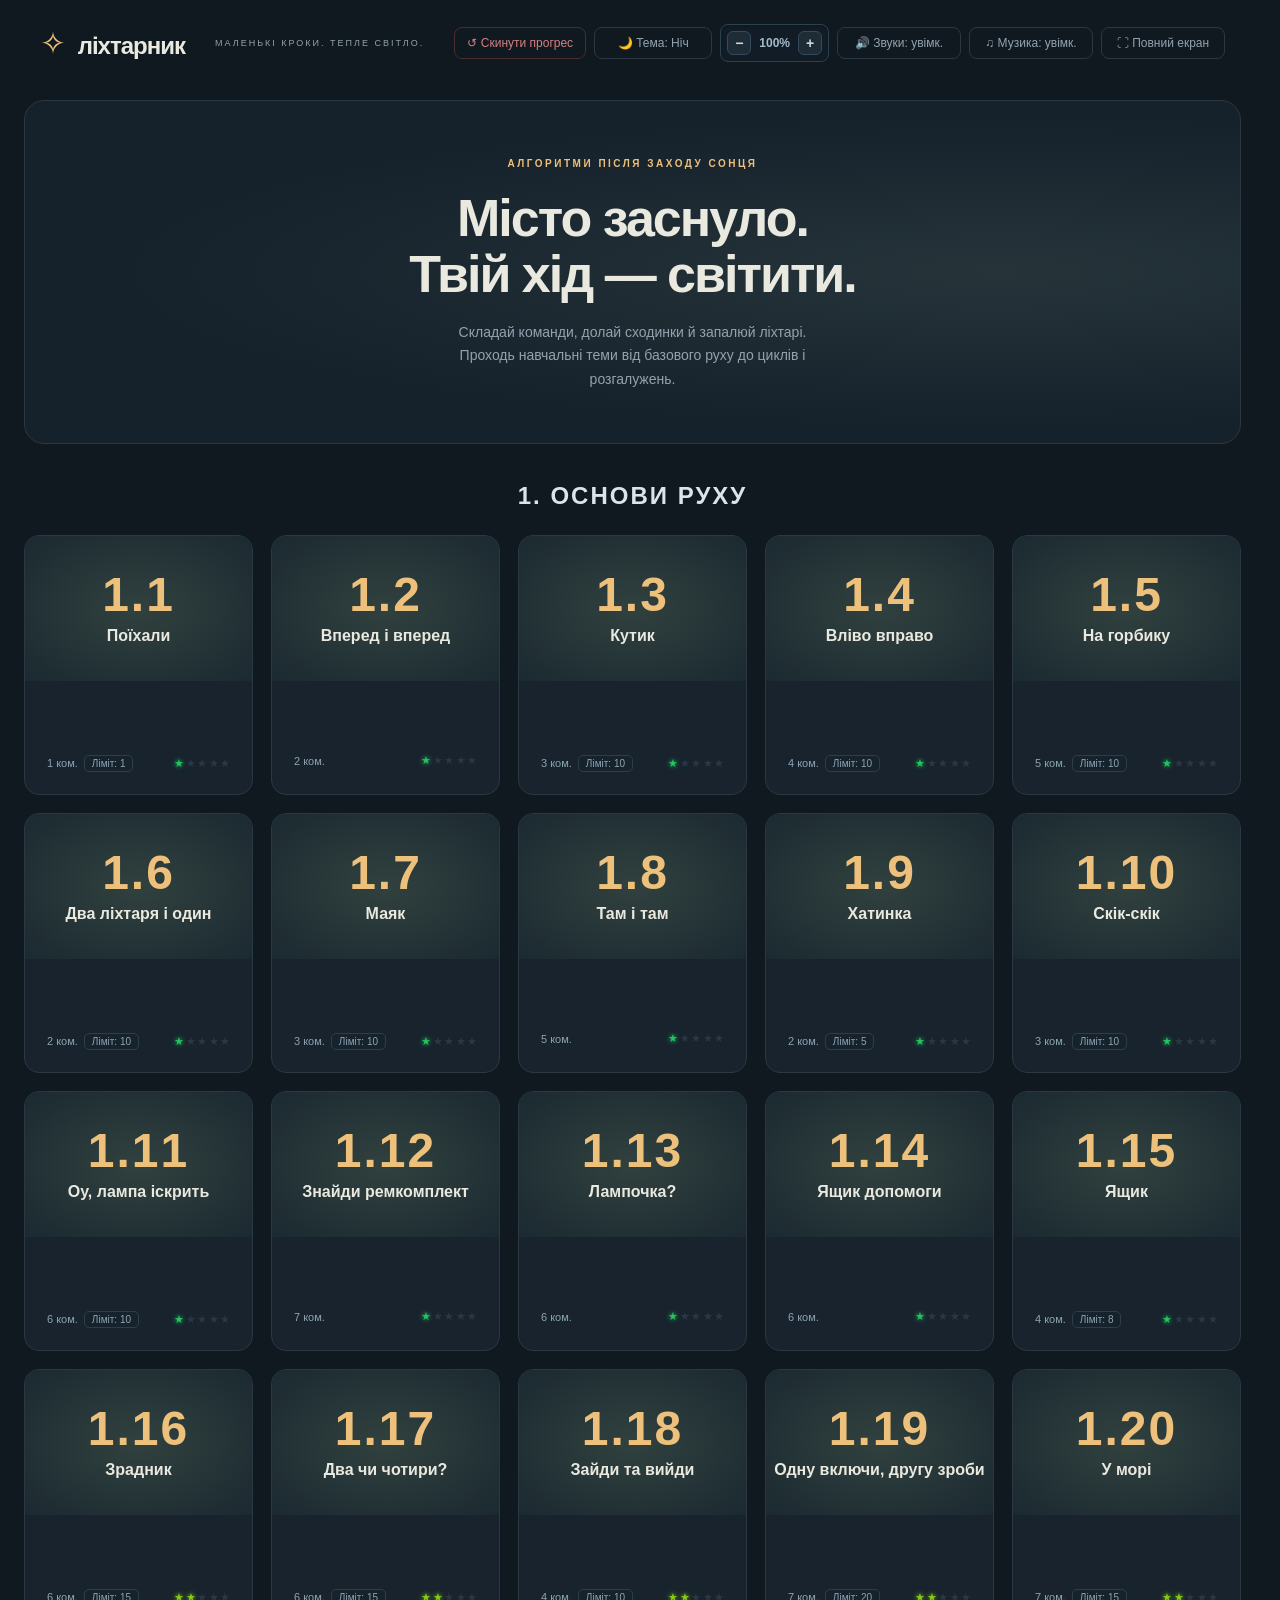
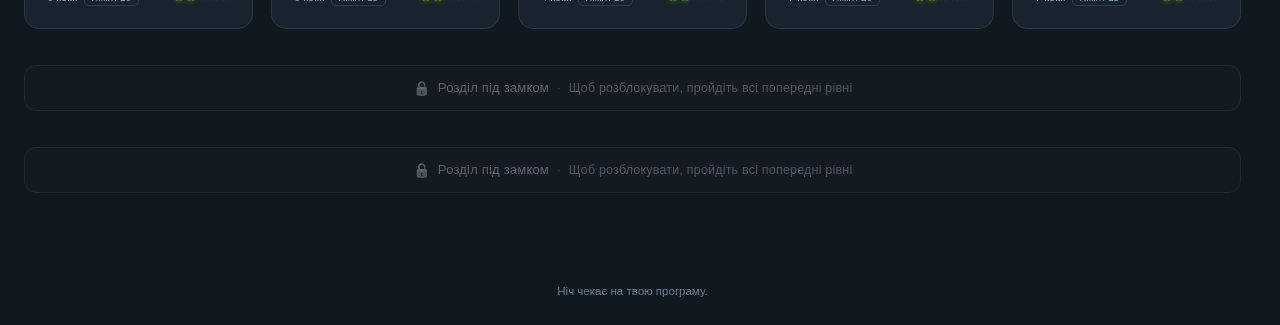
<file: index.html>
<!doctype html>
<html lang="uk">
<head>
  <meta charset="utf-8">
  <meta name="viewport" content="width=device-width,initial-scale=1">
  <meta name="theme-color" content="#101820">
  <title>Ліхтарник — запали ніч</title>
  <link rel="stylesheet" href="style.css?v0.1">
  <link rel="stylesheet" href="home.css?v0.1">
  <link rel="stylesheet" href="blocks.css?v0.1">
  <link rel="stylesheet" href="game.css?v0.1">
</head>
<body>
  <header>
    <a class="brand" href="./"><span class="brand-icon">✧</span> ліхтарник</a>
    <span class="header-note">МАЛЕНЬКІ КРОКИ. ТЕПЛЕ СВІТЛО.</span>
    <div class="header-audio">
      <button id="reset-progress" class="quiet btn-reset-progress" aria-label="Скинути прогрес гри" title="Скинути весь прогрес проходження гри">↺ Скинути прогрес</button>
      <button id="theme" class="quiet" aria-label="Тема оформлення">🌙 Тема: Ніч</button>
      <div id="site-zoom-control" class="site-zoom-control header-zoom-control" role="group" aria-label="Масштаб усього сайту" title="Масштаб сайту">
        <button type="button" id="site-zoom-out" class="site-zoom-btn" aria-label="Зменшити масштаб сайту" title="Зменшити масштаб сайту (−10%)">−</button>
        <span id="site-zoom-val" class="site-zoom-val" title="Клікніть, щоб скинути до 100%">100%</span>
        <button type="button" id="site-zoom-in" class="site-zoom-btn" aria-label="Збільшити масштаб сайту" title="Збільшити масштаб сайту (+10%)">+</button>
        <button type="button" id="site-zoom-reset" class="site-zoom-reset" aria-label="Скинути масштаб" title="Скинути масштаб до 100%" style="display:none">↺</button>
      </div>
      <button id="sound" class="quiet" aria-pressed="true">🔊 Звуки: увімк.</button>
      <button id="music" class="quiet" aria-pressed="true">♫ Музика: увімк.</button>
      <button id="fullscreen" class="quiet" aria-label="Повний екран" title="Увімкнути повний екран">⛶ Повний екран</button>
    </div>
  </header>

  <main id="app">
    <p class="loading">Запалюємо зорі…</p>
  </main>

  <footer>Ніч чекає на твою програму.</footer>
  <script type="module" src="app.js?v0.1"></script>
</body>
</html>
</file>
<file: style.css>
:root{font-family:Inter,"Segoe UI",Arial,sans-serif;color:#e9e9df;background:#101820;font-synthesis:none;color-scheme:dark;--muted:#93a3ae;--gold:#edc17c;--line:#2a3843;--panel:#18232d}html{scrollbar-gutter:stable}*{box-sizing:border-box}body{margin:0;min-height:100vh;display:flex;flex-direction:column}button,input,select,textarea{font:inherit}button,a,input,select,textarea{touch-action:manipulation}button{cursor:pointer}a{color:inherit;text-decoration:none}button{color:inherit;border:1px solid var(--line);background:#21303a;padding:11px 15px;border-radius:9px;font-size:13px}button:hover{background:#30414b}button:disabled{opacity:.4;cursor:default}button:focus-visible,a:focus-visible,input:focus-visible,select:focus-visible,textarea:focus-visible{outline:2px solid var(--gold);outline-offset:3px}header{width:100%;max-width:1440px;margin:0 auto;padding:24px 40px;display:flex;align-items:center;gap:24px;box-sizing:border-box}.brand{font-size:24px;font-weight:700;letter-spacing:-1px}.brand-icon{color:var(--gold);font-size:31px;margin-right:7px}.header-note{font-size:9px;letter-spacing:2px;color:var(--muted);margin-left:auto}.quiet{background:transparent;color:var(--muted)}main{flex:1;width:100%;max-width:1360px;margin:14px auto;padding:0 24px;box-sizing:border-box}footer{margin-top:auto;color:#687d8b;text-align:center;font-size:11px;padding:28px}h1,h2,h3,p{margin-top:0}h1{font-size:52px;line-height:1.08;letter-spacing:-2px;font-weight:650}h2{font-size:27px;letter-spacing:-.7px}h3{font-size:18px}p{line-height:1.65;color:var(--muted);font-size:14px}.eyebrow{font-size:10px;letter-spacing:2.5px;color:var(--gold);font-weight:650}.hero{display:grid;grid-template-columns:1fr 1fr;min-height:340px;align-items:center;border:1px solid var(--line);border-radius:20px;overflow:hidden;background:radial-gradient(ellipse at 80% 50%,#26343a,#15212b 65%);margin-bottom:36px}.hero-copy{padding:42px}.hero h1{margin:19px 0}.hero p{max-width:390px;margin:0}.hero-art{height:340px;position:relative}.section-top{display:flex;align-items:center;justify-content:space-between;gap:16px;margin:24px 0 18px}.section-top h2{margin:0}.section-top span{font-size:12px;color:var(--muted)}.level-grid{display:grid;grid-template-columns:repeat(3,1fr);gap:18px}.level-card{background:var(--panel);border:1px solid var(--line);border-radius:15px;overflow:hidden;transition:transform .2s,border-color .2s}.level-card:hover{transform:translateY(-3px);border-color:#a88d63}.card-art{height:145px;display:flex;align-items:center;justify-content:center;background:radial-gradient(ellipse,#31413e,#1b2931);position:relative}.mini-map{display:grid;gap:4px;transform:rotateX(48deg) rotateZ(-38deg);width:105px;height:105px}.mini-cell{background:#51656b;border-radius:2px;border-bottom:3px solid #30434b}.mini-cell.lamp{background:#e6bc72;box-shadow:0 0 15px #e6bc7266}.mini-cell.tree{background:#264d41}.mini-cell.hole{opacity:0}.badge{position:absolute;top:14px;left:16px;font-size:10px;color:#d4bd91;letter-spacing:1px}.completed{position:absolute;right:14px;top:14px;font-size:10px;color:#a3d2ac}.card-body{padding:22px}.card-body h3{margin-bottom:8px}.card-body p{font-size:12px;min-height:40px}.card-bottom{display:flex;justify-content:space-between;align-items:center;color:var(--gold);font-size:12px}.card-bottom span:first-child{color:var(--muted);font-size:10px}.game-top{display:flex;justify-content:space-between;align-items:center;margin:8px 0 20px;gap:12px}.back{color:var(--muted);font-size:13px}.game-layout{display:grid;grid-template-columns:minmax(0,1fr) 350px;gap:18px}.world{border:1px solid var(--line);border-radius:18px;overflow:hidden;background:#14212b;min-width:0;display:flex;flex-direction:column}.world-heading{padding:27px 30px 0}.world-heading h2{margin:10px 0}.world-heading p{margin-bottom:0}.scene{min-height:440px;position:relative;flex:1}.scene canvas,.hero-art canvas{display:block;width:100%;height:100%;position:absolute;inset:0}.world-bottom{display:flex;align-items:center;justify-content:space-between;gap:12px;padding:18px 27px;font-size:12px;color:var(--muted)}.lamp-count{color:var(--gold)}aside,.panel{border:1px solid var(--line);border-radius:18px;background:var(--panel);padding:24px}.section-label{display:flex;justify-content:space-between;align-items:center;font-size:14px;font-weight:600}.help{font-size:11px;margin:8px 0 15px}.palette{display:grid;grid-template-columns:1fr 1fr;gap:7px;margin-bottom:25px}.command{display:flex;align-items:center;gap:8px;padding:10px 9px;text-align:left;background:#23343e;font-size:11px}.command .icon{font-size:20px;color:var(--gold);width:20px;text-align:center}.count{font-size:11px;font-weight:400;color:var(--muted)}.program{min-height:170px;max-height:400px;overflow:auto;border:1px dashed #46535a;border-radius:10px;padding:9px;background:#121d26;margin-top:12px}.program:empty:before,.loop-body:empty:before{content:'Перетягни команду сюди';display:block;text-align:center;font-size:11px;color:#788e9d;padding:35px 4px}.block{border:1px solid #38505a;border-radius:7px;background:#243640;margin:5px 0;padding:7px;font-size:12px}.block-head{display:flex;align-items:center;gap:8px;cursor:grab}.block-head>span:first-child{color:var(--gold);font-size:18px}.block-head .block-remove{margin-left:auto;background:transparent;border:0;padding:0 4px;font-size:18px;color:#9aaeb8}.block select{width:51px;padding:3px}.block.active{border-color:var(--gold);box-shadow:0 0 0 1px var(--gold)}.loop{background:#2f3040;border-color:#57516a}.loop-body{min-height:65px;margin:8px 0 0 10px;padding:4px 6px;border-left:2px solid #9480b2}.loop-body.selected{background:#414151;outline:1px dashed #9480b2}.loop-hint{font-size:10px;color:#b5a7ca;display:block;padding-top:7px;cursor:pointer}.controls{display:flex;gap:8px;margin-top:18px}.primary{background:var(--gold);border-color:var(--gold);color:#292821;font-weight:650}.primary:hover{background:#f6d69d}#run{flex:1}.status{padding:12px 0 0;font-size:12px;min-height:55px;margin:0}.status.error{color:#efa29a}.status.success{color:#b1d9a0}.win{padding:18px;border:1px solid #6e8b5b;border-radius:10px;background:#26372f;margin-top:15px}.win p{color:#c4dab7;margin:0 0 12px}.rules{margin-top:16px;color:var(--muted);font-size:11px;line-height:1.8}.rules summary{cursor:pointer;color:#c6d2d8}.loading{padding:60px;text-align:center}.admin-layout{display:grid;grid-template-columns:300px 1fr;gap:18px}.admin-title{margin-bottom:24px}.admin-title h1{font-size:32px;margin-bottom:8px}.admin-fields{display:flex;flex-direction:column;gap:14px}.field{display:flex;flex-direction:column;gap:7px;font-size:12px;color:#aebbc4}input,select,textarea{background:#111d26;border:1px solid #3a4c58;border-radius:7px;padding:9px;color:#e4e8e7;min-width:0}textarea{resize:vertical;min-height:65px}.two-fields{display:grid;grid-template-columns:1fr 1fr;gap:10px}.check-list{display:grid;gap:9px;margin-top:8px}.check-list label{font-size:12px;color:#c1ccd2;display:flex;align-items:center;gap:8px}input[type=checkbox]{accent-color:#edc17c}.toolbar{display:flex;gap:7px;flex-wrap:wrap;margin-bottom:16px}.toolbar button.selected{border-color:var(--gold);background:#4a4236;color:#ffe1a7}.edit-grid{display:grid;gap:5px;max-width:580px;margin:20px auto;user-select:none;touch-action:none}.edit-cell{padding:0;aspect-ratio:1;min-width:0;border-radius:6px;border:1px solid #566b78;background:#304754;display:flex;flex-direction:column;align-items:center;justify-content:center;gap:2px;font-size:clamp(10px,2vw,18px)}.edit-cell small{font-size:10px;color:#a5b8c3}.edit-cell.hole{background:#101922;border:1px dashed #34424c;color:#52636e}.editor-main{min-width:0}.editor-main .scene{height:490px;min-height:300px}.admin-actions{display:flex;gap:8px;flex-wrap:wrap;margin-top:20px}.notice{font-size:12px;padding:12px 16px;background:#24343f;border-radius:9px;color:#bed0dc;margin-bottom:20px}.dirty{color:var(--gold);font-size:11px}.editor-legend{font-size:11px;line-height:1.8;color:var(--muted)}[hidden]{display:none!important}@media(min-width:1500px){.scene{min-height:540px}}@media(max-width:1000px){.game-layout{grid-template-columns:minmax(0,1fr) 310px}.hero h1{font-size:42px}.level-grid{grid-template-columns:repeat(2,1fr)}.header-note{display:none}}@media(max-width:740px){header{padding:20px;gap:10px}.brand{font-size:20px}main{padding:0 14px}.hero{grid-template-columns:1fr}.hero-copy{padding:28px}.hero h1{font-size:38px}.hero-art{height:240px}.game-layout,.admin-layout{grid-template-columns:1fr}.scene{min-height:340px}.world-heading{padding:22px 22px 0}.level-grid{grid-template-columns:1fr 1fr;gap:10px}.card-body{padding:15px}.card-art{height:125px}.card-body h3{font-size:16px}.card-body p{min-height:65px}.admin-layout>.panel{order:0}.program{max-height:none}.game-top{flex-wrap:wrap}.editor-main .scene{height:340px}.header-note{display:none}}@media(prefers-reduced-motion:reduce){*{scroll-behavior:auto!important;transition:none!important}}

/* Game: scene above a horizontal command workbench. */
.game-layout{grid-template-columns:minmax(0,1fr);gap:16px}.game-layout .world-heading{padding:20px 26px 0}.game-layout .world-heading h2{margin:7px 0}.game-layout .scene{min-height:280px;height:clamp(280px,38vh,430px);flex:none}.game-layout .world-bottom{padding:12px 26px}.program-panel{min-width:0;padding:22px 26px}.program-panel .palette{display:flex;gap:9px;overflow-x:auto;padding:3px 2px 12px;margin:0 0 15px}.program-panel .command{flex:0 0 auto;padding:12px 15px;gap:10px;min-height:48px;cursor:grab;font-size:12px;border-color:#3b505c;border-bottom-width:3px}.program-panel .command:active{cursor:grabbing}.command-grip{color:#718996;font-size:17px;margin-left:8px}.program-panel .program{display:flex;flex-wrap:wrap;align-content:flex-start;align-items:flex-start;gap:10px;padding:16px;min-height:125px;max-height:none;overflow:visible;border:1px dashed #4b6371;background:linear-gradient(135deg,#111e28,#16242d);transition:border-color .15s,background .15s}.program-panel .program:empty:before{content:'＋ Перетягни сюди першу команду';width:100%;padding:31px 5px;color:#819bab;font-size:12px}.program-panel .block{flex:0 0 auto;margin:0;min-width:145px;max-width:100%;padding:11px;border-radius:9px;box-shadow:0 3px 0 #0d1921;border-color:#415d6a}.program-panel .block-head{gap:10px;min-height:25px;white-space:nowrap}.block-number{font-size:9px;color:#829aa6;margin-left:6px}.program-panel .block-head .block-remove{margin-left:4px;width:20px}.program-panel .loop{min-width:310px;max-width:100%;flex:0 1 auto;padding:12px;background:#292d3d;border-color:#655d82}.program-panel .loop>.block-head{gap:9px}.program-panel .loop>.block-head select{margin-left:auto}.program-panel .loop-body{display:flex;flex-wrap:wrap;align-items:flex-start;align-content:flex-start;gap:8px;margin:10px 0 0;padding:12px;min-height:84px;min-width:280px;max-width:650px;border:1px dashed #70628c;border-radius:8px;background:#171f2d}.program-panel .loop-body:empty:before{width:100%;padding:19px 10px;content:'＋ Команди всередині циклу';color:#aaa0bd}.program-panel .loop-body .block{min-width:130px;font-size:11px;padding:8px}.program-panel .loop-hint{padding:8px 0 0;font-size:10px;border:0}.program-panel .controls{justify-content:flex-end;margin-top:12px}.program-panel #run{flex:0 1 180px}.program-panel .status{min-height:36px}.program-panel .rules{margin-top:8px}.drag-source{opacity:.35!important}.program.receiving{border-color:#cba46a;background:#1e2c31}.program-panel .drop-target{border-color:#f0c77e;box-shadow:inset 0 0 0 1px #edc17c33}.insertion-preview{display:flex;flex:0 0 auto;align-items:center;gap:10px;min-width:165px;max-width:100%;min-height:49px;padding:9px 13px;background:#edc17c18;border:2px dashed #edc17c;border-radius:9px;color:#f4d49f;pointer-events:none;box-shadow:0 0 18px #edc17c0c;font-size:12px}.insertion-preview small{display:block;font-size:9px;color:#bfa77f;margin-top:3px}.preview-icon{font-size:22px}.insertion-preview.loop-preview{min-width:250px;min-height:100px;border-color:#b4a1d8;background:#b4a1d818;color:#d3c3f0}.program-panel .block.active{border-color:var(--gold);box-shadow:0 0 0 2px #edc17c55,0 3px 0 #0d1921}@media(max-width:740px){.program-panel{padding:17px}.program-panel .palette{margin-bottom:12px}.program-panel .command{padding:10px;font-size:11px}.program-panel .program{padding:11px;gap:8px}.program-panel .block{min-width:125px;font-size:11px;padding:8px}.program-panel .block-head{gap:6px}.program-panel .loop{min-width:0;width:100%}.program-panel .loop-body{min-width:0;width:100%;padding:8px}.game-layout .scene{min-height:260px;height:300px}.game-layout .world-bottom{font-size:10px;gap:8px}.program-panel .insertion-preview{min-width:135px}.program-panel .loop-body .block{min-width:0}.program-panel .controls{justify-content:stretch}.program-panel #run{flex:1}}
.program-panel .command,.program-panel .block-head{touch-action:none;user-select:none}.drag-floating{position:fixed;top:0;left:0;z-index:1000;display:flex;align-items:center;gap:10px;padding:13px 17px;border-radius:10px;background:#314651;border:1px solid #f0cb83;color:#fff0cf;box-shadow:0 10px 30px #0007;pointer-events:none;font-size:12px;will-change:transform}.drag-floating>span{font-size:22px;color:#edc17c}.drag-floating.invalid{opacity:.55}.program-panel .command:disabled{cursor:default}

/* Light Theme support */
html[data-theme="light"], [data-theme="light"] {
  color-scheme: light;
  background: #f8f9fa;
  --muted: #596a77;
  --gold: #df9825;
  --line: #e2e6ea;
  --panel: #ffffff;
}

[data-theme="light"] body {
  background: #f8f9fa;
  color: #172633;
}

[data-theme="light"] footer {
  color: #7b8e9d;
  background: transparent;
}
footer {
  display: flex;
  flex-direction: column;
  align-items: center;
  gap: 4px;
}
.footer-quote {
  font-size: 11.5px;
}
.footer-developer {
  font-size: 11px;
  color: #8da5b6;
  font-weight: 550;
  letter-spacing: 0.2px;
}
[data-theme="light"] .footer-developer {
  color: #4a6374;
}

[data-theme="light"] button {
  background: #f1f3f5;
  border-color: #dce0e5;
  color: #1a2d3b;
}

[data-theme="light"] button:hover {
  background: #e6eaee;
}

[data-theme="light"] button.quiet {
  background: transparent;
  color: #596a77;
}

[data-theme="light"] button.quiet:hover {
  background: rgba(0, 0, 0, 0.05);
  color: #172633;
}

[data-theme="light"] .hero {
  background: linear-gradient(135deg, #ffffff 0%, #f4f6f8 100%);
  border-color: #e2e6ea;
  box-shadow: 0 4px 20px rgba(0, 0, 0, 0.05);
}

[data-theme="light"] .level-card {
  background: #ffffff;
  border-color: #e0e4e8;
  box-shadow: 0 4px 18px rgba(0, 0, 0, 0.05);
}

[data-theme="light"] .level-card:hover {
  border-color: #df9825;
}

[data-theme="light"] .card-art {
  background: radial-gradient(ellipse, #fafafa, #eaecef);
}

[data-theme="light"] .world {
  background: #eef2f5;
  border-color: #d8e1e8;
  box-shadow: 0 4px 18px rgba(0, 0, 0, 0.06);
}

[data-theme="light"] .scene {
  background: #eef2f5;
}

[data-theme="light"] .world-bottom {
  color: #1c3547;
  background: transparent;
}

[data-theme="light"] aside,
[data-theme="light"] .panel {
  background: #ffffff;
  border-color: #e2e6ea;
  box-shadow: 0 4px 20px rgba(0, 0, 0, 0.05);
}

[data-theme="light"] .program-panel .program {
  background: linear-gradient(135deg, #fafbfc, #f1f3f5);
  border-color: #dce0e5;
}

[data-theme="light"] .program-panel .program:empty:before {
  color: #6d8697;
}

[data-theme="light"] .program-panel .command {
  background: #ffffff;
  border-color: #dce0e5;
  color: #182d3c;
}

[data-theme="light"] .program-panel .command:hover {
  background: #f3f5f7;
}

[data-theme="light"] .program-panel .block {
  background: #ffffff;
  border-color: #dce0e5;
  box-shadow: 0 2px 0 #dce0e5;
  color: #172633;
}

[data-theme="light"] .program-panel .loop {
  background: #faf8fd;
  border-color: #d2c8e3;
}

[data-theme="light"] .program-panel .loop-body {
  background: #ffffff;
  border-color: #d2c8e3;
}

[data-theme="light"] .program-panel .loop-body:empty:before {
  color: #8c7fa6;
}

[data-theme="light"] .status {
  color: #1e293b;
  font-size: 13px;
}

[data-theme="light"] .status.success {
  color: #15803d;
  font-weight: 700;
}

[data-theme="light"] .status.error {
  color: #dc2626;
  font-weight: 700;
}

[data-theme="light"] .win {
  background: transparent;
  border: none;
  box-shadow: none;
  padding: 0;
}

/* Difficulty stars */
.difficulty-stars {
  display: inline-flex;
  align-items: center;
  gap: 1.5px;
  font-size: 13px;
  line-height: 1;
  user-select: none;
  cursor: help;
  vertical-align: middle;
  transition: transform 0.15s ease;
}
.difficulty-stars:hover {
  transform: scale(1.08);
}
.diff-star {
  display: inline-block;
  font-style: normal;
  line-height: 1;
}
.diff-star.filled {
  text-shadow: 0 0 5px currentColor;
}
.diff-star.empty {
  color: #405260;
  opacity: 0.45;
}
[data-theme="light"] .diff-star.empty {
  color: #abbac7;
  opacity: 0.6;
}
</file>
<file: home.css>
.hero {
  display: block;
  min-height: 0;
}

.hero-copy {
  padding: 52px;
  text-align: center;
}

.hero-copy p {
  margin-right: auto;
  margin-left: auto;
}

.home-level-grid {
  grid-template-columns: repeat(5, minmax(0, 1fr));
}

.home-level-grid .card-art {
  flex-direction: column;
  gap: 8px;
}

.home-level-grid .card-body {
  text-align: center;
}

.level-number {
  color: var(--gold);
  font-size: 48px;
  font-weight: 650;
  letter-spacing: 2px;
  line-height: 1;
}

.level-name {
  font-size: 16px;
  font-weight: 600;
  text-align: center;
}

@media (max-width: 740px) {
  .hero-copy {
    padding: 28px;
  }

  .home-level-grid {
    grid-template-columns: repeat(2, minmax(0, 1fr));
  }
}

@media (max-width: 480px) {
  .home-level-grid {
    grid-template-columns: 1fr;
  }
}

/* Completed level card styling */
.level-card.completed-card {
  border-color: #10b981;
  background: linear-gradient(180deg, #132720 0%, #0f1c17 100%);
  box-shadow: 0 4px 22px rgba(16, 185, 129, 0.18);
}

.level-card.completed-card:hover {
  border-color: #34d399;
  transform: translateY(-4px);
  box-shadow: 0 8px 30px rgba(16, 185, 129, 0.32);
}

.level-card.completed-card .card-art {
  background: radial-gradient(ellipse at 50% 35%, #1b4536, #10241d);
}

.level-card.completed-card .level-number {
  color: #34d399;
  text-shadow: 0 0 24px rgba(52, 211, 153, 0.45);
}

.level-card.completed-card .level-name {
  color: #f0fdf4;
}

.completed-badge {
  position: absolute;
  top: 12px;
  right: 12px;
  display: inline-flex;
  align-items: center;
  gap: 5px;
  font-size: 11px;
  font-weight: 700;
  letter-spacing: 0.3px;
  padding: 3px 10px;
  border-radius: 999px;
  background: linear-gradient(135deg, rgba(16, 185, 129, 0.28), rgba(5, 150, 105, 0.42));
  border: 1px solid rgba(52, 211, 153, 0.6);
  color: #a7f3d0;
  box-shadow: 0 2px 10px rgba(16, 185, 129, 0.25);
}

.completed-badge .badge-icon {
  font-weight: 900;
  font-size: 12px;
}

/* Locked category - simple, quiet, all-gray, no theme names */
.category-section.locked {
  background: #141b21;
  border: 1px solid #23313d;
  border-radius: 12px;
  padding: 14px 20px;
  box-shadow: none;
  opacity: 0.75;
}

.category-locked-simple {
  display: flex;
  align-items: center;
  justify-content: center;
  gap: 8px;
  color: #6d8091;
  font-size: 13px;
  font-weight: 500;
  letter-spacing: 0.2px;
  user-select: none;
  text-align: center;
  flex-wrap: wrap;
}

.category-locked-simple .locked-icon {
  font-size: 14px;
  filter: grayscale(1) opacity(0.55);
}

.category-locked-simple .locked-divider {
  opacity: 0.45;
}

.category-locked-simple .locked-hint {
  color: #5d7080;
  font-size: 12.5px;
}

/* Category module section */
.categories-container {
  display: flex;
  flex-direction: column;
  gap: 36px;
  margin-bottom: 50px;
}

.category-section {
  background: transparent;
  border: none;
  border-radius: 0;
  padding: 0;
  box-shadow: none;
}

.category-header {
  display: flex;
  justify-content: center;
  align-items: center;
  text-align: center;
  width: 100%;
  margin-bottom: 24px;
  padding: 0;
}

.category-title,
.category-header h2 {
  margin: 0;
  font-size: 24px;
  font-weight: 700;
  letter-spacing: 2px;
  text-transform: uppercase;
  color: #dbe4ec;
  line-height: 1.3;
  text-align: center;
}

.card-limit {
  display: inline-block;
  margin-top: 8px;
  font-size: 10px;
  color: #8da4b3;
  background: #16232c;
  border: 1px solid #2c3e4c;
  padding: 2px 7px;
  border-radius: 5px;
}

.card-body .difficulty-stars {
  font-size: 11px;
  gap: 1.5px;
  flex-shrink: 0;
}

.header-audio {
  display: flex;
  align-items: center;
  gap: 8px;
  margin-left: auto;
  flex-shrink: 0;
}

.header-audio button {
  white-space: nowrap;
  font-size: 12px;
  padding: 8px 12px;
  border-radius: 8px;
  display: inline-flex;
  align-items: center;
  justify-content: center;
  text-align: center;
  box-sizing: border-box;
  transition: background-color 0.15s ease, border-color 0.15s ease, color 0.15s ease;
}

#theme {
  min-width: 118px;
}

#sound {
  min-width: 124px;
}

#music {
  min-width: 124px;
}

#fullscreen {
  min-width: 124px;
}

.header-zoom-control {
  display: inline-flex;
  align-items: center;
  gap: 4px;
  padding: 4px 8px;
  border-radius: 9px;
  background: rgba(22, 35, 45, 0.7);
  border: 1px solid var(--line, #2a3843);
  box-sizing: border-box;
  min-height: 38px;
}

.header-zoom-control .site-zoom-btn {
  display: inline-flex;
  align-items: center;
  justify-content: center;
  width: 24px;
  height: 24px;
  min-width: 24px;
  padding: 0;
  border-radius: 6px;
  background: #1e2c36;
  border: 1px solid #334a5a;
  color: #c9dbe7;
  font-size: 14px;
  font-weight: 700;
  line-height: 1;
  cursor: pointer;
  transition: all 0.15s ease;
}

.header-zoom-control .site-zoom-btn:hover {
  background: #283c4b;
  border-color: var(--gold, #edc17c);
  color: #fff;
}

.header-zoom-control .site-zoom-btn:active {
  transform: scale(0.92);
}

.header-zoom-control .site-zoom-val {
  font-size: 12px;
  font-weight: 600;
  color: #a4bac9;
  min-width: 38px;
  text-align: center;
  user-select: none;
  cursor: pointer;
  padding: 2px 4px;
  border-radius: 4px;
  transition: color 0.15s ease, background 0.15s ease;
}

.header-zoom-control .site-zoom-val:hover {
  color: #ffffff;
  background: rgba(255, 255, 255, 0.08);
}

.header-zoom-control .site-zoom-val.is-custom {
  color: var(--gold, #edc17c);
  font-weight: 700;
}

.header-zoom-control .site-zoom-reset {
  display: inline-flex;
  align-items: center;
  justify-content: center;
  width: 22px;
  height: 22px;
  min-width: 22px;
  padding: 0;
  border-radius: 5px;
  background: rgba(237, 193, 124, 0.12);
  border: 1px solid rgba(237, 193, 124, 0.35);
  color: #f5d49a;
  font-size: 12px;
  cursor: pointer;
  transition: all 0.15s ease;
}

.header-zoom-control .site-zoom-reset:hover {
  background: rgba(237, 193, 124, 0.25);
  border-color: var(--gold, #edc17c);
  color: #fff;
}

#reset-progress {
  min-width: 132px;
  color: #d18282;
  border-color: #4a2d2d;
}

#reset-progress:hover {
  background: #391e23;
  border-color: #ef4444;
  color: #fca5a5;
}

.header-audio button:hover {
  background: #243542;
  color: #fff;
}

@media (max-width: 740px) {
  .header-audio {
    gap: 6px;
  }
  .header-audio button {
    font-size: 11px;
    padding: 6px 8px;
  }
  #theme {
    min-width: 104px;
  }
  #sound {
    min-width: 108px;
  }
  #music {
    min-width: 108px;
  }
  #fullscreen {
    min-width: 108px;
  }
}

/* Light Theme completed cards & locked sections */
[data-theme="light"] .level-card.completed-card {
  border-color: #10b981;
  background: linear-gradient(180deg, #ffffff 0%, #f0fdf4 100%);
  box-shadow: 0 4px 20px rgba(16, 185, 129, 0.15);
}

[data-theme="light"] .level-card.completed-card:hover {
  border-color: #059669;
  box-shadow: 0 8px 30px rgba(16, 185, 129, 0.24);
}

[data-theme="light"] .level-card.completed-card .card-art {
  background: radial-gradient(ellipse at 50% 35%, #ecfdf5, #d1fae5);
}

[data-theme="light"] .level-card.completed-card .level-number {
  color: #059669;
  text-shadow: none;
}

[data-theme="light"] .level-card.completed-card .level-name {
  color: #064e3b;
}

[data-theme="light"] .completed-badge {
  background: #dcfce7;
  border-color: #86efac;
  color: #15803d;
  box-shadow: 0 2px 8px rgba(16, 185, 129, 0.15);
}

[data-theme="light"] .category-section.locked {
  background: #eef2f5;
  border: 1px solid #d8e1e8;
  border-radius: 12px;
  padding: 14px 20px;
  box-shadow: none;
  opacity: 0.85;
}

[data-theme="light"] .category-locked-simple {
  color: #7b8e9d;
}

[data-theme="light"] .category-locked-simple .locked-hint {
  color: #6a7c8c;
}

[data-theme="light"] .category-locked-simple .locked-icon {
  filter: grayscale(1) opacity(0.5);
}

[data-theme="light"] .category-section:not(.locked) {
  border: none;
  background: transparent;
  box-shadow: none;
}

[data-theme="light"] .category-title,
[data-theme="light"] .category-header h2 {
  color: #172633;
}

[data-theme="light"] .card-limit {
  background: #f4f5f7;
  border-color: #dce0e5;
  color: #4f6677;
}

[data-theme="light"] .header-audio button:hover {
  background: #e9ecef;
  color: #172633;
}

[data-theme="light"] #reset-progress {
  color: #dc2626;
  border-color: #fecaca;
}

[data-theme="light"] #reset-progress:hover {
  background: #fee2e2;
  border-color: #ef4444;
  color: #b91c1c;
}

[data-theme="light"] .header-zoom-control {
  background: #f4f6f8;
  border-color: #dce0e5;
}

[data-theme="light"] .header-zoom-control .site-zoom-btn {
  background: #ffffff;
  border-color: #cbd7e2;
  color: #1a2730;
}

[data-theme="light"] .header-zoom-control .site-zoom-btn:hover {
  background: #e7eff5;
  border-color: #a05a00;
  color: #a05a00;
}

[data-theme="light"] .header-zoom-control .site-zoom-val {
  color: #4b6272;
}

[data-theme="light"] .header-zoom-control .site-zoom-val:hover {
  background: rgba(0, 0, 0, 0.05);
  color: #162633;
}

[data-theme="light"] .header-zoom-control .site-zoom-val.is-custom {
  color: #a05a00;
}

[data-theme="light"] .header-zoom-control .site-zoom-reset {
  background: #faeed7;
  border-color: #e2ba73;
  color: #8c4e00;
}

[data-theme="light"] .header-zoom-control .site-zoom-reset:hover {
  background: #f7e0b5;
  border-color: #a05a00;
  color: #5c3300;
}

@media (max-width: 740px) {
  header {
    flex-wrap: wrap;
    padding: 14px;
    gap: 10px;
  }

  header .brand { flex: 1 1 100%; }

  .header-audio {
    width: 100%;
    margin: 0;
    display: grid;
    grid-template-columns: repeat(2, minmax(0, 1fr));
    gap: 8px;
  }

  .header-audio button,
  .header-zoom-control,
  #theme, #sound, #music, #reset-progress, #fullscreen {
    min-width: 0;
    width: 100%;
    min-height: 44px;
    white-space: normal;
  }

  #theme { order: 1; }
  .header-zoom-control { order: 2; }
  #sound { order: 3; }
  #music { order: 4; }
  #fullscreen { order: 5; }
  #reset-progress { order: 6; grid-column: span 2; }

  .hero-copy { padding: 26px 20px; }
  .hero h1 { font-size: clamp(28px, 7vw, 38px); }
  .categories-container { gap: 22px; margin-bottom: 28px; }
  .category-header { margin-bottom: 16px; }
  .category-title, .category-header h2 { font-size: 18px; letter-spacing: 1.5px; }
}

@media (max-width: 480px) {
  .home-level-grid { grid-template-columns: minmax(0, 1fr); }

  .home-level-grid .level-card {
    display: grid;
    grid-template-columns: 92px minmax(0, 1fr);
    min-height: 112px;
  }

  .home-level-grid .card-art {
    height: auto;
    min-height: 112px;
    padding: 8px 4px;
  }

  .home-level-grid .level-number { font-size: 34px; }
  .home-level-grid .level-name { font-size: 12px; overflow-wrap: anywhere; }

  .home-level-grid .card-body {
    padding: 12px;
    text-align: left;
    min-width: 0;
  }

  .home-level-grid .card-body p {
    min-height: 0;
    margin-bottom: 8px;
    display: -webkit-box;
    -webkit-box-orient: vertical;
    -webkit-line-clamp: 2;
    overflow: hidden;
  }

  .home-level-grid .completed-badge {
    position: static;
    font-size: 9px;
    padding: 2px 5px;
  }
}
</file>
<file: blocks.css>
/* Blocks & Program Editor Design System */

.program-panel .command-label,
.program-panel .block-head .command-label,
.program-panel .advanced-block>.block-head>.command-label {
  display: none !important;
}

.program-panel .command {
  width: 44px;
  height: 44px;
  min-width: 44px;
  min-height: 44px;
  display: inline-flex;
  align-items: center;
  justify-content: center;
  padding: 0;
  gap: 0;
  border-radius: 9px;
  box-sizing: border-box;
}

.program-panel .palette {
  display: flex;
  flex-direction: row;
  flex-wrap: wrap;
  gap: 8px;
  padding-bottom: 8px;
  margin-bottom: 10px;
  overflow: visible;
}

.available-commands {
  margin-top: 14px;
}

.program-panel .program,
.program-panel .loop-body {
  flex-direction: column;
  flex-wrap: nowrap;
  align-items: stretch;
}

.program-panel .program {
  gap: 6px;
  padding: 10px;
  min-height: calc(5 * 48px + 4 * 6px + 22px);
  box-sizing: border-box;
}

.program-panel .block-head {
  min-height: 22px;
  position: relative;
  justify-content: flex-start;
}

.program-panel .block-head .icon {
  margin: 0;
  color: var(--gold);
  font-size: 19px;
}

.program-panel .block-head .block-number {
  position: absolute;
  left: 34px;
  margin-left: 0;
}

.program-panel .block-remove {
  width: 18px;
  min-width: 18px;
  height: 18px;
  margin-left: auto;
  padding: 0;
  border: 0;
  background: transparent;
  color: #e78682;
  font-size: 16px;
  line-height: 16px;
}

.program-panel .block-head .block-remove {
  position: absolute;
  right: 0;
  margin-left: 0;
}

.program-panel .loop-times {
  display: inline-flex;
  align-items: center;
  gap: 4px;
  position: absolute;
  left: 50%;
  right: auto;
  transform: translateX(-50%);
}

.program-panel .loop-times>span {
  min-width: 28px;
  color: #e5d6ff;
  text-align: center;
}

.program-panel .loop-times button {
  width: 20px;
  min-width: 20px;
  height: 20px;
  padding: 0;
  border: 1px solid #6d6280;
  color: #d9c8f7;
  font-size: 14px;
  line-height: 18px;
}

.program-panel .block-remove:hover {
  color: #ffaaa3;
  background: #542d32;
}

.program-panel .block {
  width: 100%;
  padding: 8px;
}

.program-panel .program:not(:empty)::after {
  content: 'Поклади';
  display: flex;
  flex: 0 0 48px;
  align-items: center;
  justify-content: center;
  border: 1px dashed #4b6371;
  border-radius: 8px;
  color: #819bab;
  font-size: 12px;
}

.program-panel .loop-body {
  margin-left: 14px;
  min-width: 0;
  gap: 10px;
  padding: 8px;
}

.program-panel .loop-body:empty::before {
  display: block;
  width: 100%;
  padding: 12px 4px;
  color: #819bab;
  content: 'Поклади';
  text-align: center;
}

.program-panel .program:empty::before {
  content: 'Поклади';
}

.program-panel .command .icon {
  color: var(--gold);
  font-size: 19px;
  width: 26px;
  height: 26px;
  min-width: 26px;
  display: flex;
  align-items: center;
  justify-content: center;
  flex-shrink: 0;
  margin: 0;
  padding: 0;
}

.program-panel .icon svg,
.program-panel .command svg,
.program-panel .block svg,
.program-panel .block-head svg,
.drag-floating svg,
.insertion-preview svg {
  display: block;
  width: 26px;
  height: 26px;
  flex-shrink: 0;
}

.program-panel .command {
  border-color: color-mix(in srgb, var(--command-color) 52%, #263944);
  background: color-mix(in srgb, var(--command-color) 16%, #1b2b35);
}

.program-panel .command:hover {
  background: color-mix(in srgb, var(--command-color) 25%, #1b2b35);
}

.program-panel .command-forward,
.program-panel .block.command-forward {
  --command-color: #73c6bb;
}

.program-panel .command-left,
.program-panel .block.command-left {
  --command-color: #91b9ef;
}

.program-panel .command-right,
.program-panel .block.command-right {
  --command-color: #e69a9a;
}

.program-panel .command-jump,
.program-panel .block.command-jump {
  --command-color: #e7b36b;
}

.program-panel .command-light,
.program-panel .block.command-light {
  --command-color: #f0cf78;
}

.program-panel .command-loop,
.program-panel .block.command-loop {
  --command-color: #c5a2e8;
}

.program-panel .command-if,
.program-panel .block.command-if {
  --command-color: #e5ba77;
}

.program-panel .command-while,
.program-panel .block.command-while {
  --command-color: #c5a2e8;
}

.program-panel .command-call,
.program-panel .block.command-call {
  --command-color: #8abfee;
}

.program-panel .command-take,
.program-panel .block.command-take {
  --command-color: #ffd043;
}

.program-panel .command-fix,
.program-panel .block.command-fix {
  --command-color: #e09653;
}

.program-panel .command-grip {
  display: none;
}

/* Advanced block components */
.program-panel .advanced-block {
  min-width: 0 !important;
  max-width: 100%;
  background: linear-gradient(145deg, color-mix(in srgb, var(--command-color) 12%, #1b2832), #142028);
  border-color: color-mix(in srgb, var(--command-color) 38%, #364a59);
  border-left: 4.5px solid var(--command-color);
  border-radius: 10px;
  box-shadow: 0 3px 8px rgba(0, 0, 0, 0.3);
  padding: 10px;
}

.program-panel .advanced-block>.block-head {
  padding-right: 24px;
}

.program-panel .advanced-block>.block-head>.icon {
  width: 28px;
  height: 28px;
  border-radius: 7px;
  background: color-mix(in srgb, var(--command-color) 22%, transparent);
  display: flex;
  align-items: center;
  justify-content: center;
  color: var(--command-color);
}

.program-panel .advanced-block select,
.program-panel .advanced-block input {
  width: auto;
  min-width: 0;
  max-width: 100%;
  font-size: 11px;
  padding: 6px;
}

.program-panel .advanced-block>select {
  margin: 10px 0 0;
  width: 100%;
}

.program-panel .advanced-block .code-body {
  min-width: 0;
  margin: 8px 0 0;
  padding: 8px;
}

.if-header {
  display: flex;
  align-items: center;
  justify-content: space-between;
  flex-wrap: wrap;
  gap: 8px;
  margin: 7px 0 3px;
  padding: 6px 8px;
  border-radius: 8px;
  background: rgba(14, 22, 29, 0.7);
  border: 1px solid #334755;
}

.if-header .condition-editor {
  margin: 0;
  display: flex;
  align-items: center;
  gap: 6px;
  background: transparent;
  border: none;
  padding: 0;
}

.program-panel .command-if>.block-head {
  display: flex;
  align-items: center;
  gap: 8px;
}

.program-panel .command-if>.block-head .condition-editor {
  margin: 0;
  padding: 0;
  display: inline-flex;
  align-items: center;
  gap: 8px;
  background: transparent;
  border: none;
  flex: 0 1 auto;
}

.program-panel .command-if>.block-head .condition-editor select {
  font-size: 11.5px;
  font-weight: 550;
  padding: 0 10px;
  border-radius: 6px;
  background: #111e27;
  border: 1px solid #3c5466;
  color: #f5e2be;
  cursor: pointer;
  min-height: 26px;
  height: 26px;
  width: auto !important;
  margin: 0 !important;
  flex: 0 1 auto;
  box-sizing: border-box;
}

.program-panel .command-if>.block-head .condition-editor select:hover {
  border-color: #557288;
}

.program-panel .command-if>.block-head .condition-editor .not-btn {
  font-size: 11px !important;
  font-weight: 700 !important;
  padding: 0 10px !important;
  min-height: 26px;
  height: 26px;
  width: auto !important;
  min-width: 38px;
  border-radius: 6px;
  background: #1b2833;
  border: 1px solid #3d5161;
  color: #8ea2b0;
  cursor: pointer;
  display: inline-flex !important;
  align-items: center;
  justify-content: center;
  margin: 0 !important;
  line-height: normal !important;
  flex: 0 0 auto;
  box-sizing: border-box;
  transition: all 0.15s ease;
}

.program-panel .command-if>.block-head .condition-editor .not-btn:hover {
  background: #253746;
  border-color: #557288;
  color: #d6e2eb;
}

.program-panel .command-if>.block-head .condition-editor .not-btn.selected {
  background: #e59d24 !important;
  border-color: #f7b944 !important;
  color: #121d24 !important;
  box-shadow: 0 0 8px rgba(229, 157, 36, 0.45);
}

.if-branch {
  margin-top: 8px;
  padding-top: 6px;
  border-top: 1px dashed rgba(255, 255, 255, 0.12);
}

.branch-head {
  display: flex;
  align-items: center;
  gap: 8px;
  font-size: 12px;
  font-weight: 600;
  color: var(--command-color, #e5ba77);
  margin-bottom: 4px;
}

.branch-actions {
  display: flex;
  gap: 6px;
  margin-top: 8px;
}

.branch-actions button {
  font-size: 11px;
  padding: 3px 8px;
}

.add-else-btn {
  font-size: 11px;
  font-weight: 600;
  padding: 4px 9px;
  min-height: 26px;
  background: #1d2c38;
  border: 1px solid #3a5062;
  color: #e5ba77;
  border-radius: 6px;
  cursor: pointer;
  white-space: nowrap;
  transition: all 0.15s ease;
}

.add-else-btn:hover {
  background: #2a3e4e;
  border-color: #e5ba77;
  box-shadow: 0 0 8px rgba(229, 186, 119, 0.3);
}

.else-section {
  margin-top: 9px;
  padding: 8px;
  border-radius: 8px;
  background: rgba(22, 28, 36, 0.4);
  border-top: 1.5px dashed #523f4c;
}

.else-section .code-body {
  border-left-color: #e69a9a;
}

.else-title {
  font-size: 11px;
  font-weight: 600;
  color: #e69a9a;
  display: flex;
  align-items: center;
  justify-content: space-between;
  margin-bottom: 5px;
}

.remove-else-btn {
  font-size: 9.5px;
  padding: 2px 8px;
  min-height: 22px;
  background: #362024;
  border: 1px solid #5d333a;
  color: #ffaaa3;
  border-radius: 4px;
  cursor: pointer;
  transition: all 0.15s ease;
}

.remove-else-btn:hover {
  background: #4d242a;
  border-color: #ff7e72;
}

.condition-editor {
  display: flex;
  align-items: center;
  flex-wrap: wrap;
  gap: 6px;
  padding: 5px 8px;
  border: 1px solid #4a5c6b;
  border-radius: 6px;
  background: #14232d;
  margin: 6px 0;
}

.condition-editor select {
  font-size: 11.5px;
  font-weight: 550;
  padding: 4px 8px;
  border-radius: 6px;
  background: #111e27;
  border: 1px solid #3c5466;
  color: #f5e2be;
  cursor: pointer;
}

.not-btn {
  font-size: 11px;
  font-weight: 700;
  padding: 4px 9px;
  min-height: 26px;
  border-radius: 6px;
  background: #1b2833;
  border: 1px solid #3d5161;
  color: #8ea2b0;
  cursor: pointer;
  transition: all 0.15s ease;
}

.not-btn.selected {
  background: #785426;
  border-color: #e5ba77;
  color: #ffe5b8;
  box-shadow: 0 0 8px rgba(229, 186, 119, 0.35);
}

.condition-editor .value-editor {
  display: flex;
  flex: 1 1 100%;
  flex-wrap: wrap;
  gap: 5px;
  align-items: center;
}

.value-editor>select {
  flex: 1;
}

.value-editor input {
  width: 75px !important;
}

.branch {
  margin-top: 8px;
}

.branch-title {
  font-size: 10px;
  color: #d7ba85;
  display: flex;
  align-items: center;
  justify-content: space-between;
  gap: 5px;
}

.branch-actions {
  display: flex;
  gap: 6px;
  margin-top: 10px;
}

.program-panel .body-caption {
  display: none !important;
}

.program-panel .code-body.selected {
  outline: 2px solid #ad98cf;
  outline-offset: 1px;
}

.program-panel .code-body:empty:before {
  font-size: 10.5px;
  content: 'Перетягни команду сюди';
  white-space: normal;
  text-align: center;
  display: block;
  padding: 8px 4px;
}

.code-library:empty {
  display: none;
}

.code-library {
  margin-top: 14px;
}

.library-section {
  border-top: 1px solid #3f535e;
  padding-top: 12px;
  margin-top: 12px;
}

.library-heading {
  display: flex;
  justify-content: space-between;
  gap: 8px;
  align-items: center;
  font-size: 11px;
  color: #abc3d1;
}

.library-heading button {
  font-size: 10px;
  padding: 6px 9px;
}

.function-card {
  background: #15232d;
  border: 1px solid #3e5462;
  border-radius: 8px;
  padding: 10px;
  margin-top: 9px;
}

.function-card>input {
  width: 65%;
  font-size: 11px;
}

.function-card>button {
  font-size: 9px;
  padding: 5px;
  margin: 4px 0;
}

.function-card .code-body {
  margin-left: 0 !important;
  min-width: 0 !important;
}

[data-theme="light"] .program-panel .block {
  background: #ffffff;
  border-color: #d1dde6;
  color: #1a2730;
}

[data-theme="light"] .program-panel .block-head .block-remove {
  color: #7b90a0;
}

[data-theme="light"] .program-panel .block-head .block-remove:hover {
  color: #2c3e50;
  background: #eef3f6;
}
</file>
<file: game.css>
@import './blocks.css';

body.in-game,
.game-top-bar,
.game-layout,
.game-layout * {
  -webkit-user-select: none;
  -moz-user-select: none;
  -ms-user-select: none;
  user-select: none;
  -webkit-touch-callout: none;
}

body.in-game input,
body.in-game textarea,
.game-layout input,
.game-layout textarea {
  -webkit-user-select: text;
  -moz-user-select: text;
  user-select: text;
}

body.in-game ::selection,
.game-top-bar ::selection,
.game-layout ::selection {
  background: transparent !important;
}

body.in-game input::selection,
body.in-game textarea::selection,
.game-layout input::selection,
.game-layout textarea::selection {
  background: rgba(237, 193, 124, 0.45) !important;
  color: inherit !important;
}

.game-layout {
  grid-template-columns: minmax(0, 1fr) 320px;
  align-items: start;
  gap: 16px;
}

.game-layout .world {
  position: relative;
  overflow: hidden;
  padding: 0;
}

.game-layout .scene {
  width: 100%;
  height: clamp(460px, 70vh, 760px);
  min-height: 460px;
}

.game-layout .world-heading {
  position: absolute;
  top: 0;
  left: 0;
  right: 0;
  z-index: 3;
  padding: 24px 26px 12px;
  pointer-events: none;
  text-shadow: 0 1px 6px rgba(7, 16, 24, 0.7);
}

.game-layout .world-heading p {
  max-width: 460px;
}

.game-layout .world-bottom {
  position: absolute;
  right: 0;
  bottom: 0;
  left: 0;
  z-index: 3;
  padding: 14px 26px;
  pointer-events: none;
  text-shadow: 0 1px 6px rgba(7, 16, 24, 0.7);
}

.scene-tools {
  position: absolute;
  top: 14px;
  right: 14px;
  z-index: 2;
  display: flex;
  align-items: center;
  gap: 6px;
}

.scene-tools button {
  min-width: 38px;
  height: 38px;
  padding: 0;
  font-size: 20px;
}

.scene-tools #reset-view {
  font-size: 18px;
}

.scene-tools .primary {
  margin-left: 8px;
  font-size: 15px;
}

.scene-tools span {
  min-width: 42px;
  color: var(--muted);
  font-size: 11px;
  text-align: center;
}

.program-panel .command-label,
.program-panel .block-head .command-label,
.program-panel .advanced-block>.block-head>.command-label {
  display: none !important;
}

.program-panel .command {
  width: 44px;
  height: 44px;
  min-width: 44px;
  min-height: 44px;
  display: inline-flex;
  align-items: center;
  justify-content: center;
  padding: 0;
  gap: 0;
  border-radius: 9px;
  box-sizing: border-box;
}

.program-panel {
  padding: 16px 18px;
}

.program-panel .palette {
  display: flex;
  flex-direction: row;
  flex-wrap: wrap;
  gap: 8px;
  padding-bottom: 8px;
  margin-bottom: 10px;
  overflow: visible;
}

.available-commands {
  margin-top: 14px;
}

.program-panel .section-label {
  justify-content: flex-end;
  gap: 8px;
  text-align: right;
  margin-bottom: 2px;
}

.program-panel #count {
  font-size: 12px;
  font-weight: 600;
  color: #c5d3dc;
  letter-spacing: 0.2px;
}

.program-panel .section-label.over-limit #count {
  color: #ff8c82 !important;
  font-weight: 700;
}

.trash-zone,
.controls button {
  width: 36px;
  min-width: 36px;
  height: 36px;
  padding: 0;
  font-size: 20px;
}

.trash-zone {
  display: block;
}

.program-actions {
  display: flex;
  align-items: center;
  gap: 8px;
  margin-top: 10px;
}

.program-panel .program,
.program-panel .loop-body {
  flex-direction: column;
  flex-wrap: nowrap;
  align-items: stretch;
}

.program-panel .program {
  gap: 6px;
  padding: 10px;
  min-height: calc(5 * 48px + 4 * 6px + 22px); /* 286px — мінімальна висота на 5 блоків команд */
  box-sizing: border-box;
}

.program-panel .block-head {
  min-height: 22px;
  position: relative;
  justify-content: flex-start;
}

.program-panel .block-head .icon {
  margin: 0;
}

.program-panel .block-head .block-number {
  position: absolute;
  left: 34px;
  margin-left: 0;
}

.program-panel .block-remove {
  width: 18px;
  min-width: 18px;
  height: 18px;
  margin-left: auto;
  padding: 0;
  border: 0;
  background: transparent;
  color: #e78682;
  font-size: 16px;
  line-height: 16px;
}

.program-panel .block-head .block-remove {
  position: absolute;
  right: 0;
  margin-left: 0;
}

.program-panel .loop-times {
  display: inline-flex;
  align-items: center;
  gap: 4px;
  position: absolute;
  left: 50%;
  right: auto;
  transform: translateX(-50%);
}

.program-panel .loop-times>span {
  min-width: 28px;
  color: #e5d6ff;
  text-align: center;
}

.program-panel .loop-times button {
  width: 20px;
  min-width: 20px;
  height: 20px;
  padding: 0;
  border: 1px solid #6d6280;
  color: #d9c8f7;
  font-size: 14px;
  line-height: 18px;
}

.program-panel .block-remove:hover {
  color: #ffaaa3;
  background: #542d32;
}

.program-panel .block {
  width: 100%;
  padding: 8px;
}

.program-panel .program:not(:empty)::after {
  content: 'Поклади';
  display: flex;
  flex: 0 0 48px;
  align-items: center;
  justify-content: center;
  border: 1px dashed #4b6371;
  border-radius: 8px;
  color: #819bab;
  font-size: 12px;
}

.program-panel .loop-body {
  margin-left: 14px;
  min-width: 0;
  gap: 10px;
  padding: 8px;
}

.program-panel .loop-body:empty::before {
  display: block;
  width: 100%;
  padding: 12px 4px;
  color: #819bab;
  content: 'Поклади';
  text-align: center;
}

.program-panel .program:empty::before {
  content: 'Поклади';
}

.trash-zone {
  flex: 1;
  width: auto;
  margin-top: 0;
  border: 1px dashed #8b6262;
  background: #291f24;
  color: #e8b1a8;
}

.trash-zone.drop-target {
  border-color: #ef9b8e;
  background: #4a2930;
  box-shadow: 0 0 0 2px #ef9b8e44;
}

.trash-zone:hover {
  background: #36222a;
  border-color: #a86565;
  color: #ffc4bb;
}

.trash-zone.confirm-active {
  background: #47262d;
  border-color: #e06060;
  box-shadow: 0 0 0 2px rgba(224, 96, 96, 0.25);
}

.trash-confirm {
  display: flex;
  align-items: center;
  justify-content: space-between;
  flex-wrap: wrap;
  gap: 8px;
  margin-top: 8px;
  padding: 8px 12px;
  background: #241a20;
  border: 1px solid #703840;
  border-radius: 8px;
  box-shadow: 0 4px 14px rgba(0, 0, 0, 0.35);
  animation: trash-confirm-pop 0.16s ease-out;
}

.trash-confirm[hidden] {
  display: none !important;
}

@keyframes trash-confirm-pop {
  from {
    opacity: 0;
    transform: translateY(-4px) scale(0.98);
  }
  to {
    opacity: 1;
    transform: translateY(0) scale(1);
  }
}

.trash-confirm-text {
  font-size: 12px;
  font-weight: 600;
  color: #f7cac4;
}

.trash-confirm-btns {
  display: flex;
  align-items: center;
  gap: 6px;
  margin-left: auto;
}

.btn-trash-yes,
.btn-trash-no {
  font-size: 11.5px;
  padding: 4px 10px;
  min-height: 26px;
  border-radius: 6px;
  cursor: pointer;
  white-space: nowrap;
  transition: all 0.15s ease;
  line-height: 1.2;
  box-sizing: border-box;
}

.btn-trash-yes {
  background: #c23838;
  border: 1px solid #e04b4b;
  color: #ffffff;
  font-weight: 600;
}

.btn-trash-yes:hover {
  background: #da4242;
  border-color: #ff6363;
  box-shadow: 0 0 8px rgba(224, 75, 75, 0.4);
}

.btn-trash-yes:active {
  transform: scale(0.96);
}

.btn-trash-no {
  background: #1b2631;
  border: 1px solid #3d5061;
  color: #b0c2ce;
  font-weight: 500;
}

.btn-trash-no:hover {
  background: #283745;
  border-color: #556d82;
  color: #ffffff;
}

.btn-trash-no:active {
  transform: scale(0.96);
}

.win,
[data-theme="light"] .win {
  background: transparent !important;
  border: none !important;
  box-shadow: none !important;
  padding: 0 !important;
  margin: 0 0 12px 0;
  display: flex;
  justify-content: center;
}

.win[hidden] {
  display: none !important;
}

@keyframes winSlideIn {
  from {
    opacity: 0;
    transform: translateY(-6px) scale(0.98);
  }
  to {
    opacity: 1;
    transform: translateY(0) scale(1);
  }
}

.win:not([hidden]) {
  animation: winSlideIn 0.28s cubic-bezier(0.16, 1, 0.3, 1) forwards;
}

@keyframes pulseNextStreet {
  0%, 100% {
    transform: scale(1);
    box-shadow: 0 4px 16px rgba(16, 185, 129, 0.45), 0 0 0 0 rgba(52, 211, 153, 0.65);
    filter: brightness(1);
  }
  50% {
    transform: scale(1.025);
    box-shadow: 0 6px 26px rgba(16, 185, 129, 0.8), 0 0 18px 4px rgba(74, 222, 128, 0.55), 0 0 0 8px rgba(52, 211, 153, 0);
    filter: brightness(1.12);
  }
}

.win .next-street {
  width: 100%;
  display: inline-flex;
  align-items: center;
  justify-content: center;
  gap: 8px;
  min-height: 44px;
  padding: 0 24px;
  border: 1px solid #34d399;
  border-radius: 10px;
  background: linear-gradient(135deg, #22c55e, #10b981, #059669);
  color: #ffffff;
  font-size: 13.5px;
  font-weight: 700;
  letter-spacing: 0.3px;
  text-decoration: none;
  text-shadow: 0 1px 3px rgba(0, 40, 20, 0.5);
  box-shadow: 0 4px 16px rgba(16, 185, 129, 0.45);
  animation: pulseNextStreet 1.6s ease-in-out infinite;
  transition: background 0.2s ease, border-color 0.2s ease, transform 0.2s ease, box-shadow 0.2s ease;
  cursor: pointer;
}

.win .next-street:hover {
  background: linear-gradient(135deg, #4ade80, #22c55e, #10b981);
  border-color: #6ee7b7;
  color: #ffffff;
  transform: translateY(-2px) scale(1.03);
  box-shadow: 0 8px 30px rgba(16, 185, 129, 0.85), 0 0 20px 6px rgba(74, 222, 128, 0.6);
  animation: pulseNextStreet 1.2s ease-in-out infinite;
}

.confetti-ribbon {
  position: absolute;
  top: -48px;
  left: var(--x);
  z-index: 4;
  width: var(--width);
  height: var(--height);
  border-radius: 2px;
  pointer-events: none;
  transform-origin: center center;
  perspective: 520px;
  transform-style: preserve-3d;
  will-change: top, transform, opacity;
  animation: ribbon-fall var(--duration) linear var(--delay) forwards;
}

@keyframes ribbon-fall {
  0% {
    top: -48px;
    opacity: 0;
    transform: translate3d(0, 0, 0) rotateZ(0deg) rotateX(0deg) rotateY(0deg);
  }

  8% {
    opacity: 1;
  }

  45% {
    transform: translate3d(calc(var(--sway) * -.35), 0, 0) rotateZ(calc(var(--spin) * .35)) rotateX(calc(var(--flip) * .35)) rotateY(calc(var(--flip) * -.2));
  }

  90% {
    top: calc(100% - 20px);
    opacity: 1;
    transform: translate3d(var(--sway), 0, 0) rotateZ(calc(var(--spin) * .8)) rotateX(calc(var(--flip) * .8)) rotateY(calc(var(--flip) * -.6));
  }

  100% {
    top: calc(100% + var(--height) + 48px);
    opacity: 0;
    transform: translate3d(calc(var(--sway) * 1.2), 0, 0) rotateZ(var(--spin)) rotateX(var(--flip)) rotateY(var(--flip));
  }
}

.program-actions .controls {
  margin-top: 0;
}

.program-panel .command .icon {
  color: var(--gold);
  font-size: 19px;
  width: 26px;
  height: 26px;
  min-width: 26px;
  display: flex;
  align-items: center;
  justify-content: center;
  flex-shrink: 0;
  margin: 0;
  padding: 0;
}

.program-panel .block-head .icon {
  color: var(--gold);
  font-size: 19px;
}

.program-panel .icon svg,
.program-panel .command svg,
.program-panel .block svg,
.program-panel .block-head svg,
.drag-floating svg,
.insertion-preview svg {
  display: block;
  width: 26px;
  height: 26px;
  flex-shrink: 0;
}

.program-panel .command {
  border-color: color-mix(in srgb, var(--command-color) 52%, #263944);
  background: color-mix(in srgb, var(--command-color) 16%, #1b2b35);
}

.program-panel .command:hover {
  background: color-mix(in srgb, var(--command-color) 25%, #1b2b35);
}

.program-panel .command-forward,
.program-panel .block.command-forward {
  --command-color: #73c6bb;
}

.program-panel .command-left,
.program-panel .block.command-left {
  --command-color: #91b9ef;
}

.program-panel .command-right,
.program-panel .block.command-right {
  --command-color: #e69a9a;
}

.program-panel .command-jump,
.program-panel .block.command-jump {
  --command-color: #e7b36b;
}

.program-panel .command-light,
.program-panel .block.command-light {
  --command-color: #f0cf78;
}

.program-panel .command-loop,
.program-panel .block.command-loop {
  --command-color: #c5a2e8;
}

.program-panel .command-if,
.program-panel .block.command-if {
  --command-color: #e5ba77;
}

.program-panel .command-while,
.program-panel .block.command-while {
  --command-color: #c5a2e8;
}

.program-panel .command-call,
.program-panel .block.command-call {
  --command-color: #8abfee;
}

.program-panel .command-take,
.program-panel .block.command-take {
  --command-color: #ffd043;
}

.program-panel .command-fix,
.program-panel .block.command-fix {
  --command-color: #e09653;
}

.program-panel .command-grip {
  display: none;
}

@media (max-width: 900px) {
  .game-layout {
    grid-template-columns: minmax(0, 1fr);
  }
}

/* Advanced level styles & block components */
.advanced-level {
  grid-template-columns: minmax(0, 1fr) 460px;
}

.advanced-level .program-panel {
  min-width: 0;
}

.program-panel .command-if {
  --command-color: #e5ba77;
}

.program-panel .command-while {
  --command-color: #c5a2e8;
}

.program-panel .command-call {
  --command-color: #8abfee;
}

.program-panel .command-take {
  --command-color: #ffd043;
}

.program-panel .command-fix {
  --command-color: #e09653;
}

.program-panel .advanced-block {
  min-width: 0 !important;
  max-width: 100%;
  background: linear-gradient(145deg, color-mix(in srgb, var(--command-color) 12%, #1b2832), #142028);
  border-color: color-mix(in srgb, var(--command-color) 38%, #364a59);
  border-left: 4.5px solid var(--command-color);
  border-radius: 10px;
  box-shadow: 0 3px 8px rgba(0, 0, 0, 0.3);
  padding: 10px;
}

.program-panel .advanced-block>.block-head {
  padding-right: 24px;
}

.program-panel .advanced-block>.block-head>.icon {
  width: 28px;
  height: 28px;
  border-radius: 7px;
  background: color-mix(in srgb, var(--command-color) 22%, transparent);
  display: flex;
  align-items: center;
  justify-content: center;
  color: var(--command-color);
}

.program-panel .advanced-block select,
.program-panel .advanced-block input {
  width: auto;
  min-width: 0;
  max-width: 100%;
  font-size: 11px;
  padding: 6px;
}

.program-panel .advanced-block>select {
  margin: 10px 0 0;
  width: 100%;
}

.program-panel .advanced-block .code-body {
  min-width: 0;
  margin: 8px 0 0;
  padding: 8px;
}

.if-header {
  display: flex;
  align-items: center;
  justify-content: space-between;
  flex-wrap: wrap;
  gap: 8px;
  margin: 7px 0 3px;
  padding: 6px 8px;
  border-radius: 8px;
  background: rgba(14, 22, 29, 0.7);
  border: 1px solid #334755;
}

.if-header .condition-editor {
  margin: 0;
  display: flex;
  align-items: center;
  gap: 6px;
  background: transparent;
  border: none;
  padding: 0;
}

.program-panel .command-if>.block-head {
  display: flex;
  align-items: center;
  gap: 8px;
}

.program-panel .command-if>.block-head .condition-editor {
  margin: 0;
  padding: 0;
  display: inline-flex;
  align-items: center;
  gap: 8px;
  background: transparent;
  border: none;
  flex: 0 1 auto;
}

.program-panel .command-if>.block-head .condition-editor select {
  font-size: 11.5px;
  font-weight: 550;
  padding: 0 10px;
  border-radius: 6px;
  background: #111e27;
  border: 1px solid #3c5466;
  color: #f5e2be;
  cursor: pointer;
  min-height: 26px;
  height: 26px;
  width: auto !important;
  margin: 0 !important;
  flex: 0 1 auto;
  box-sizing: border-box;
}

.program-panel .command-if>.block-head .condition-editor select:hover {
  border-color: #557288;
}

.program-panel .command-if>.block-head .condition-editor .not-btn {
  font-size: 11px !important;
  font-weight: 700 !important;
  padding: 0 10px !important;
  min-height: 26px;
  height: 26px;
  width: auto !important;
  min-width: 38px;
  border-radius: 6px;
  background: #1b2833;
  border: 1px solid #3d5161;
  color: #8ea2b0;
  cursor: pointer;
  display: inline-flex !important;
  align-items: center;
  justify-content: center;
  margin: 0 !important;
  line-height: normal !important;
  flex: 0 0 auto;
  box-sizing: border-box;
  transition: all 0.15s ease;
}

.program-panel .command-if>.block-head .condition-editor .not-btn:hover {
  background: #253746;
  border-color: #557288;
  color: #d6e2eb;
}

.program-panel .command-if>.block-head .condition-editor .not-btn.selected {
  background: #e59d24 !important;
  border-color: #f7b944 !important;
  color: #121d24 !important;
  box-shadow: 0 0 8px rgba(229, 157, 36, 0.45);
}

.if-branch {
  margin-top: 8px;
  padding-top: 6px;
  border-top: 1px dashed rgba(255, 255, 255, 0.12);
}

.branch-head {
  display: flex;
  align-items: center;
  gap: 8px;
  font-size: 12px;
  font-weight: 600;
  color: var(--command-color, #e5ba77);
  margin-bottom: 4px;
}

.branch-actions {
  display: flex;
  gap: 6px;
  margin-top: 8px;
}

.branch-actions button {
  font-size: 11px;
  padding: 3px 8px;
}

.add-else-btn {
  font-size: 11px;
  font-weight: 600;
  padding: 4px 9px;
  min-height: 26px;
  background: #1d2c38;
  border: 1px solid #3a5062;
  color: #e5ba77;
  border-radius: 6px;
  cursor: pointer;
  white-space: nowrap;
  transition: all 0.15s ease;
}

.add-else-btn:hover {
  background: #2a3e4e;
  border-color: #e5ba77;
  box-shadow: 0 0 8px rgba(229, 186, 119, 0.3);
}

.else-section {
  margin-top: 9px;
  padding: 8px;
  border-radius: 8px;
  background: rgba(22, 28, 36, 0.4);
  border-top: 1.5px dashed #523f4c;
}

.else-section .code-body {
  border-left-color: #e69a9a;
}

.else-title {
  font-size: 11px;
  font-weight: 600;
  color: #e69a9a;
  display: flex;
  align-items: center;
  justify-content: space-between;
  margin-bottom: 5px;
}

.remove-else-btn {
  font-size: 9.5px;
  padding: 2px 8px;
  min-height: 22px;
  background: #362024;
  border: 1px solid #5d333a;
  color: #ffaaa3;
  border-radius: 4px;
  cursor: pointer;
  transition: all 0.15s ease;
}

.remove-else-btn:hover {
  background: #4d242a;
  border-color: #ff7e72;
}

.condition-editor {
  display: flex;
  align-items: center;
  flex-wrap: wrap;
  gap: 6px;
  padding: 5px 8px;
  border: 1px solid #4a5c6b;
  border-radius: 6px;
  background: #14232d;
  margin: 6px 0;
}

.condition-editor select {
  font-size: 11.5px;
  font-weight: 550;
  padding: 4px 8px;
  border-radius: 6px;
  background: #111e27;
  border: 1px solid #3c5466;
  color: #f5e2be;
  cursor: pointer;
}

.not-btn {
  font-size: 11px;
  font-weight: 700;
  padding: 4px 9px;
  min-height: 26px;
  border-radius: 6px;
  background: #1b2833;
  border: 1px solid #3d5161;
  color: #8ea2b0;
  cursor: pointer;
  transition: all 0.15s ease;
}

.not-btn.selected {
  background: #785426;
  border-color: #e5ba77;
  color: #ffe5b8;
  box-shadow: 0 0 8px rgba(229, 186, 119, 0.35);
}

.condition-editor .value-editor {
  display: flex;
  flex: 1 1 100%;
  flex-wrap: wrap;
  gap: 5px;
  align-items: center;
}

.value-editor>select {
  flex: 1;
}

.value-editor input {
  width: 75px !important;
}

.branch {
  margin-top: 8px;
}

.branch-title {
  font-size: 10px;
  color: #d7ba85;
  display: flex;
  align-items: center;
  justify-content: space-between;
  gap: 5px;
}

.branch-actions {
  display: flex;
  gap: 6px;
  margin-top: 10px;
}

.program-panel .body-caption {
  display: none !important;
}

.program-panel .code-body.selected {
  outline: 2px solid #ad98cf;
  outline-offset: 1px;
}

.program-panel .code-body:empty:before {
  font-size: 10.5px;
  content: 'Перетягни команду сюди';
  white-space: normal;
  text-align: center;
  display: block;
  padding: 8px 4px;
}

.code-library:empty {
  display: none;
}

.code-library {
  margin-top: 14px;
}

.library-section {
  border-top: 1px solid #3f535e;
  padding-top: 12px;
  margin-top: 12px;
}

.library-heading {
  display: flex;
  justify-content: space-between;
  gap: 8px;
  align-items: center;
  font-size: 11px;
  color: #abc3d1;
}

.library-heading button {
  font-size: 10px;
  padding: 6px 9px;
}

.function-card {
  background: #15232d;
  border: 1px solid #3e5462;
  border-radius: 8px;
  padding: 10px;
  margin-top: 9px;
}

.function-card>input {
  width: 65%;
  font-size: 11px;
}

.function-card>button {
  font-size: 9px;
  padding: 5px;
  margin: 4px 0;
}

.function-card .code-body {
  margin-left: 0 !important;
  min-width: 0 !important;
}

@media (max-width: 1100px) {
  .advanced-level {
    grid-template-columns: minmax(0, 1fr);
  }
}

/* Premium game-top-bar */
.game-top-bar {
  display: flex;
  align-items: center;
  justify-content: space-between;
  gap: 12px;
  margin: 6px 0 16px;
  padding: 8px 14px;
  border-radius: 12px;
  background: linear-gradient(135deg, rgba(22, 35, 45, 0.9), rgba(16, 25, 33, 0.95));
  border: 1px solid #293d4c;
  box-shadow: 0 4px 16px rgba(0, 0, 0, 0.22);
}

.game-back-btn {
  display: inline-flex;
  align-items: center;
  gap: 7px;
  padding: 6px 13px;
  border-radius: 8px;
  background: #1d2c38;
  border: 1px solid #364e5f;
  color: #c5d7e4;
  font-size: 12px;
  font-weight: 600;
  text-decoration: none;
  transition: all 0.2s ease;
}

.game-back-btn:hover {
  background: #273c4d;
  border-color: var(--gold);
  color: #ffffff;
  transform: translateX(-2px);
  box-shadow: 0 0 10px rgba(237, 193, 124, 0.2);
}

.game-level-name {
  display: inline-flex;
  align-items: center;
  gap: 8px;
  font-size: 15px;
  font-weight: 650;
  color: #f0f4f8;
  letter-spacing: -0.2px;
  padding-right: 4px;
}

.game-level-name .difficulty-stars {
  font-size: 13px;
  gap: 2px;
}

.game-top-actions {
  display: inline-flex;
  align-items: center;
  gap: 8px;
}

.site-zoom-control {
  display: inline-flex;
  align-items: center;
  gap: 4px;
  padding: 3px 6px;
  border-radius: 8px;
  background: rgba(18, 29, 39, 0.85);
  border: 1px solid #2d4251;
  box-shadow: inset 0 1px 3px rgba(0, 0, 0, 0.2);
}

.site-zoom-icon {
  font-size: 11px;
  opacity: 0.75;
  user-select: none;
  margin-right: 1px;
}

.site-zoom-btn {
  display: inline-flex;
  align-items: center;
  justify-content: center;
  width: 24px;
  height: 24px;
  min-width: 24px;
  padding: 0;
  border-radius: 6px;
  background: #192a36;
  border: 1px solid #364d5e;
  color: #c9dbe7;
  font-size: 14px;
  font-weight: 700;
  line-height: 1;
  cursor: pointer;
  transition: all 0.15s ease;
}

.site-zoom-btn:hover {
  background: #253c4d;
  border-color: var(--gold, #edc17c);
  color: #fff;
}

.site-zoom-btn:active {
  transform: scale(0.92);
}

.site-zoom-val {
  font-size: 11px;
  font-weight: 600;
  color: #a4bac9;
  min-width: 36px;
  text-align: center;
  user-select: none;
  cursor: pointer;
  padding: 2px 4px;
  border-radius: 4px;
  transition: color 0.15s ease, background 0.15s ease;
}

.site-zoom-val:hover {
  color: #ffffff;
  background: rgba(255, 255, 255, 0.08);
}

.site-zoom-val.is-custom {
  color: var(--gold, #edc17c);
  font-weight: 700;
}

.site-zoom-reset {
  display: inline-flex;
  align-items: center;
  justify-content: center;
  width: 22px;
  height: 22px;
  min-width: 22px;
  padding: 0;
  border-radius: 5px;
  background: rgba(237, 193, 124, 0.12);
  border: 1px solid rgba(237, 193, 124, 0.35);
  color: #f5d49a;
  font-size: 12px;
  cursor: pointer;
  transition: all 0.15s ease;
}

.site-zoom-reset:hover {
  background: rgba(237, 193, 124, 0.25);
  border-color: var(--gold, #edc17c);
  color: #fff;
}

@media (max-width: 740px) {
  .game-top-bar {
    gap: 8px;
    padding: 8px 12px;
  }

  .game-level-name {
    font-size: 13.5px;
  }
}

.speed-btn {
  flex: none;
  padding: 5px 12px;
  border-radius: 20px;
  background: #1d2c38;
  border: 1px solid #364e5f;
  color: #8db4cc;
  font-size: 12px;
  font-weight: 700;
  font-family: 'Courier New', monospace;
  letter-spacing: 0.5px;
  cursor: pointer;
  transition: all 0.15s ease;
  white-space: nowrap;
  min-width: 42px;
  text-align: center;
}

.speed-btn:hover {
  background: #273c4d;
  border-color: var(--gold);
  color: var(--gold);
}

.speed-btn:active {
  transform: scale(0.95);
}

/* Run button above program */
.program-run-bar {
  margin-bottom: 14px;
  display: flex;
  gap: 8px;
  align-items: stretch;
}

.program-panel #run {
  flex: 1;
  display: flex;
  align-items: center;
  justify-content: center;
  gap: 8px;
  height: 44px;
  padding: 0 16px;
  border-radius: 10px;
  background: linear-gradient(135deg, #f5cb7b, #e0ad58);
  border: 1px solid var(--gold);
  color: #211c10;
  font-size: 14px;
  font-weight: 700;
  letter-spacing: 0.4px;
  box-shadow: 0 3px 14px rgba(237, 193, 124, 0.28);
  transition: all 0.18s ease;
  cursor: pointer;
}

.program-panel #run:hover:not(:disabled) {
  background: linear-gradient(135deg, #fae0a2, #e8b663);
  transform: translateY(-1px);
  box-shadow: 0 5px 18px rgba(237, 193, 124, 0.42);
}

.program-panel #run:active:not(:disabled) {
  transform: translateY(1px);
  box-shadow: 0 2px 6px rgba(237, 193, 124, 0.2);
}

.program-panel #run:disabled {
  opacity: 0.45;
  cursor: not-allowed;
  box-shadow: none;
  transform: none;
}

.run-icon {
  font-size: 14px;
}

.program-run-bar #reset,
.program-run-bar .compact-btn {
  flex: none;
  width: 44px;
  height: 44px;
  display: flex;
  align-items: center;
  justify-content: center;
  font-size: 18px;
  border-radius: 10px;
  background: var(--panel);
  border: 1px solid var(--line);
  color: var(--muted);
  cursor: pointer;
  transition: all 0.18s ease;
}

.program-run-bar #reset:hover,
.program-run-bar .compact-btn:hover {
  color: var(--text);
  background: var(--hover);
  border-color: var(--accent);
}

.program-run-bar #reset:active,
.program-run-bar .compact-btn:active {
  transform: translateY(1px);
}

.program-run-bar .compact-btn.active {
  color: #172129;
  background: var(--gold);
  border-color: var(--gold);
  box-shadow: 0 0 10px rgba(237, 193, 124, 0.45);
}

/* Light Theme game overrides */
[data-theme="light"] .game-top-bar {
  background: linear-gradient(135deg, #ffffff, #f7f8fa);
  border-color: #dfe3e7;
  box-shadow: 0 4px 16px rgba(0, 0, 0, 0.05);
}

[data-theme="light"] .game-back-btn {
  background: #f1f3f5;
  border-color: #dce0e5;
  color: #1e242b;
}

[data-theme="light"] .game-back-btn:hover {
  background: #e7ebef;
  border-color: #df9825;
  color: #111a22;
  box-shadow: 0 0 10px rgba(223, 152, 37, 0.18);
}

[data-theme="light"] .game-level-name {
  color: #162633;
}

[data-theme="light"] .site-zoom-control {
  background: #f0f4f7;
  border-color: #d1dde6;
  box-shadow: inset 0 1px 2px rgba(0, 0, 0, 0.06);
}

[data-theme="light"] .site-zoom-btn {
  background: #ffffff;
  border-color: #cbd7e2;
  color: #1a2730;
}

[data-theme="light"] .site-zoom-btn:hover {
  background: #e7eff5;
  border-color: #a05a00;
  color: #a05a00;
}

[data-theme="light"] .site-zoom-val {
  color: #4b6272;
}

[data-theme="light"] .site-zoom-val:hover {
  background: rgba(0, 0, 0, 0.05);
  color: #162633;
}

[data-theme="light"] .site-zoom-val.is-custom {
  color: #a05a00;
}

[data-theme="light"] .site-zoom-reset {
  background: #faeed7;
  border-color: #e2ba73;
  color: #8c4e00;
}

[data-theme="light"] .site-zoom-reset:hover {
  background: #f7e0b5;
  border-color: #a05a00;
  color: #5c3300;
}

[data-theme="light"] .scene-tools button {
  background: rgba(255, 255, 255, 0.95);
  border-color: #dce0e5;
  color: #172733;
}

[data-theme="light"] .scene-tools button:hover {
  background: #ffffff;
  border-color: #df9825;
}

[data-theme="light"] #zoom-value {
  color: #172733;
  background: rgba(255, 255, 255, 0.85);
}

[data-theme="light"] .trash-zone {
  background: #fdf2f0;
  border-color: #eecbc6;
  color: #c94432;
}

[data-theme="light"] .trash-zone:hover {
  background: #fae4e0;
}

[data-theme="light"] .trash-zone.confirm-active {
  background: #fae0dc;
  border-color: #d94a38;
  box-shadow: 0 0 0 2px rgba(217, 74, 56, 0.25);
}

[data-theme="light"] .trash-confirm {
  background: #fdf2f2;
  border-color: #f4b8b8;
  box-shadow: 0 4px 14px rgba(180, 50, 50, 0.12);
}

[data-theme="light"] .trash-confirm-text {
  color: #992828;
}

[data-theme="light"] .btn-trash-yes {
  background: #dc3545;
  border-color: #b02a37;
  color: #ffffff;
}

[data-theme="light"] .btn-trash-yes:hover {
  background: #bb2d3b;
  border-color: #a52834;
  box-shadow: 0 0 8px rgba(220, 53, 69, 0.35);
}

[data-theme="light"] .btn-trash-no {
  background: #f1f5f9;
  border-color: #cbd5e1;
  color: #475569;
}

[data-theme="light"] .btn-trash-no:hover {
  background: #e2e8f0;
  border-color: #94a3b8;
  color: #1e293b;
}

[data-theme="light"] .if-header {
  background: #f4f5f7;
  border-color: #dce0e5;
}

[data-theme="light"] .condition-editor {
  background: #ffffff;
  border-color: #dce0e5;
}

[data-theme="light"] .program-panel .command-if>.block-head .condition-editor {
  background: transparent;
  border: none;
}

[data-theme="light"] .condition-editor select {
  background: #f4f5f7;
  border-color: #dce0e5;
  color: #172733;
}

[data-theme="light"] .not-btn {
  background: #f4f5f7;
  border-color: #dce0e5;
  color: #556e80;
}

[data-theme="light"] .not-btn.selected {
  background: #e8a93a;
  border-color: #df9825;
  color: #1b1608;
}

[data-theme="light"] .program-panel .command {
  background: #ffffff;
  border-color: #dce0e5;
  color: #162633;
  box-shadow: 0 2px 6px rgba(0, 0, 0, 0.04);
}

[data-theme="light"] .program-panel .command:hover {
  background: #f5f6f8;
  border-color: #c7cbd1;
}

[data-theme="light"] .program-panel .block {
  background: #ffffff;
  border-color: #dce0e5;
  color: #162633;
}

[data-theme="light"] .program-panel .block-head .block-remove {
  color: #677d8e;
}

[data-theme="light"] .program-panel .block-head .block-remove:hover {
  color: #c94432;
}

/* Light Theme scene text styling - clean, crisp, pleasant */
[data-theme="light"] .game-layout .world-heading {
  text-shadow: 0 1px 2px rgba(255, 255, 255, 0.95), 0 0 14px rgba(255, 255, 255, 0.7);
}

[data-theme="light"] .game-layout .world-heading .eyebrow {
  color: #a05a00;
  font-weight: 750;
  letter-spacing: 2px;
  text-shadow: 0 1px 2px rgba(255, 255, 255, 0.95);
}

[data-theme="light"] .game-layout .world-heading p {
  color: #172c3d;
  font-weight: 550;
  text-shadow: 0 1px 2px rgba(255, 255, 255, 0.95), 0 0 10px rgba(255, 255, 255, 0.6);
}

[data-theme="light"] .game-layout .world-bottom {
  color: #1c3547;
  font-weight: 550;
  text-shadow: 0 1px 2px rgba(255, 255, 255, 0.95), 0 0 14px rgba(255, 255, 255, 0.7);
}

[data-theme="light"] .game-layout .world-bottom .lamp-count {
  color: #a05a00;
  font-weight: 750;
  text-shadow: 0 1px 2px rgba(255, 255, 255, 0.95);
}

[data-theme="light"] .program-panel #count {
  color: #4b6375;
}

[data-theme="light"] .program-panel .section-label.over-limit #count {
  color: #dc2626 !important;
}

@keyframes pulseNextStreetLight {
  0%, 100% {
    transform: scale(1);
    box-shadow: 0 4px 16px rgba(22, 163, 74, 0.4), 0 0 0 0 rgba(34, 197, 94, 0.55);
    filter: brightness(1);
  }
  50% {
    transform: scale(1.025);
    box-shadow: 0 6px 24px rgba(22, 163, 74, 0.7), 0 0 16px 3px rgba(34, 197, 94, 0.5), 0 0 0 8px rgba(34, 197, 94, 0);
    filter: brightness(1.08);
  }
}

[data-theme="light"] .win .next-street {
  background: linear-gradient(135deg, #16a34a, #15803d);
  border: 1px solid #22c55e;
  color: #ffffff;
  font-size: 14px;
  font-weight: 750;
  letter-spacing: 0.3px;
  text-shadow: 0 1px 2px rgba(0, 0, 0, 0.3);
  box-shadow: 0 4px 16px rgba(22, 163, 74, 0.4);
  animation: pulseNextStreetLight 1.6s ease-in-out infinite;
}

[data-theme="light"] .win .next-street:hover {
  background: linear-gradient(135deg, #22c55e, #16a34a);
  border-color: #4ade80;
  transform: translateY(-2px) scale(1.03);
  box-shadow: 0 8px 28px rgba(22, 163, 74, 0.75), 0 0 18px 4px rgba(34, 197, 94, 0.55);
  animation: pulseNextStreetLight 1.2s ease-in-out infinite;
}

@media (max-width: 900px) {
  .game-layout,
  .game-layout.advanced-level {
    grid-template-columns: minmax(0, 1fr);
  }
}

@media (max-width: 740px) {
  .game-top-bar {
    min-width: 0;
    flex-wrap: wrap;
    margin: 0 0 10px;
  }

  .game-back-btn { min-height: 44px; }
  .game-level-name { min-width: 0; overflow-wrap: anywhere; }
  .game-layout { gap: 12px; }

  .game-layout .scene {
    height: clamp(330px, 50svh, 480px);
    min-height: 330px;
  }

  .game-layout .world-heading { padding: 12px 14px 8px; }
  .game-layout .world-heading p { max-width: 90%; font-size: 12px; line-height: 1.35; }
  .game-layout .world-bottom { padding: 10px 14px; font-size: 11px; }

  .scene-tools {
    top: auto;
    right: 10px;
    bottom: 46px;
    gap: 5px;
  }

  .scene-tools button { min-width: 40px; height: 40px; }
  .program-panel { padding: 14px; min-width: 0; }
  .program-panel .palette { gap: 8px; }
  .program-panel .command { width: 48px; height: 48px; min-width: 48px; min-height: 48px; }
  .program-panel .program { min-height: calc(5 * 48px + 4 * 6px + 22px); }
  .program-panel .program:not(:empty)::after { flex-basis: 48px; }
  .program-panel .advanced-block { min-width: 0; max-width: 100%; }
  .program-panel .condition-editor select { max-width: 100%; }
}

@media (max-width: 380px) {
  .game-level-name { flex: 1 1 100%; }
  .scene-tools { right: 6px; gap: 3px; }
  .scene-tools button { min-width: 38px; height: 38px; }
  .program-panel { padding: 12px; }
}

.game-help-open { flex: none; min-height: 40px; padding: 7px 12px; color: var(--gold); }
.game-help-card {
  position: sticky;
  top: 8px;
  z-index: 8;
  max-width: 640px;
  width: min(640px, calc(100% - 24px));
  margin: 0 auto 14px;
  padding: 16px 18px;
  border: 1px solid #49d985;
  border-radius: 14px;
  background: #17242e;
  box-shadow: 0 14px 34px #00000080;
  box-sizing: border-box;
  max-height: min(520px, calc(100vh - 100px));
  overflow-y: auto;
}
.game-help-heading, .game-help-actions { display: flex; align-items: center; justify-content: space-between; gap: 10px; }
.game-help-heading { font-size: 14.5px; font-weight: 700; color: var(--gold); }
.game-help-heading span { font-size: 12px; color: var(--muted); }
.game-help-card p {
  margin: 10px 0 14px;
  color: #e5edf0;
  font-size: 14px;
  line-height: 1.55;
  white-space: pre-wrap;
  word-break: break-word;
  overflow-wrap: break-word;
}
.game-help-actions { justify-content: flex-end; }
.game-help-actions button { min-height: 38px; }
.help-focus {
  position: relative;
  z-index: 6;
  outline: 3px solid #36dd78 !important;
  outline-offset: 4px;
  border-radius: 8px;
  animation: help-pulse 1.3s ease-in-out infinite;
}
@keyframes help-pulse {
  0%, 100% { outline-color: #22c765; box-shadow: 0 0 0 2px #22c76555, 0 0 10px #22c76566; }
  50% { outline-color: #a3ffd0; box-shadow: 0 0 0 7px #31e47b77, 0 0 24px #31e47baa; }
}
@media (prefers-reduced-motion: reduce) {
  .help-focus { animation: none; box-shadow: 0 0 0 4px #31e47b77; }
}
[data-theme="light"] .game-help-card { background: #fffdf7; border-color: #dca34d; box-shadow: 0 10px 25px #24354124; }
[data-theme="light"] .game-help-card p { color: #223440; }
[data-theme="light"] .game-help-heading { color: #985a08; }

@media (max-width: 740px) {
  .game-help-card { top: 4px; margin: 0 0 10px; padding: 12px 14px; max-height: calc(100vh - 70px); }
  .game-help-card p { font-size: 13px; line-height: 1.5; }
  .game-help-open { min-height: 44px; }
}

/* Compact Blocks Mode */
.program-panel.compact-blocks {
  padding: 12px 14px;
}

.program-panel.compact-blocks .program-run-bar {
  margin-bottom: 8px;
}

.program-panel.compact-blocks .section-label {
  margin-bottom: 1px;
}

.program-panel.compact-blocks #count {
  font-size: 11px;
}

.program-panel.compact-blocks .program {
  gap: 4px;
  padding: 6px 8px;
  min-height: 140px;
}

.program-panel.compact-blocks .program:not(:empty)::after {
  flex: 0 0 28px;
  min-height: 28px;
  font-size: 11px;
  border-radius: 6px;
}

.program-panel.compact-blocks .program:empty::before {
  padding: 16px 4px;
  font-size: 11px;
}

.program-panel.compact-blocks .block {
  padding: 4px 7px;
  border-radius: 6px;
  font-size: 11px;
  margin: 1px 0;
  box-shadow: 0 1.5px 0 #0d1921;
}

.program-panel.compact-blocks .block-head {
  min-height: 20px;
  gap: 5px;
}

.program-panel.compact-blocks .block-head .icon {
  font-size: 15px;
  width: 18px;
  height: 18px;
}

.program-panel.compact-blocks .block svg,
.program-panel.compact-blocks .block-head svg {
  width: 16px;
  height: 16px;
}

.program-panel.compact-blocks .block-head .command-label {
  font-size: 11px;
  line-height: 1.2;
}

.program-panel.compact-blocks .block-head .block-number {
  font-size: 8px;
}

.program-panel.compact-blocks .block-remove,
.program-panel.compact-blocks .block-head .block-remove {
  width: 18px;
  height: 18px;
  font-size: 14px;
  line-height: 18px;
}

.program-panel.compact-blocks .loop {
  padding: 5px 7px;
}

.program-panel.compact-blocks .loop-times {
  padding: 1px 4px;
  gap: 4px;
  font-size: 11px;
}

.program-panel.compact-blocks .loop-times button {
  width: 18px;
  height: 18px;
  font-size: 11px;
}

.program-panel.compact-blocks .loop-body {
  margin: 4px 0 0 8px;
  padding: 4px 6px;
  gap: 4px;
  min-height: 38px;
  border-left-width: 2px;
}

.program-panel.compact-blocks .loop-body:empty::before {
  padding: 6px 2px;
  font-size: 10px;
}

.program-panel.compact-blocks .advanced-block {
  padding: 5px 7px;
}

.program-panel.compact-blocks .if-header {
  margin: 4px 0 2px;
  padding: 3px 6px;
  gap: 4px;
  border-radius: 6px;
}

.program-panel.compact-blocks .condition-editor {
  gap: 4px;
  font-size: 11px;
}

.program-panel.compact-blocks .condition-editor select,
.program-panel.compact-blocks .condition-editor button,
.program-panel.compact-blocks .condition-editor span {
  font-size: 10.5px;
  height: 22px;
  padding: 1px 5px;
}

.program-panel.compact-blocks .command-if>.block-head .condition-editor .not-btn {
  min-height: 22px;
  height: 22px;
  min-width: 28px;
  padding: 0 6px !important;
  font-size: 10px !important;
}

.program-panel.compact-blocks .command-if>.block-head .condition-editor select {
  min-height: 22px;
  height: 22px;
  padding: 0 6px;
  font-size: 10.5px;
}

.program-panel.compact-blocks .add-else-btn,
.program-panel.compact-blocks .add-elif-btn {
  min-height: 20px;
  height: 20px;
  padding: 1px 6px;
  font-size: 10px;
}

.program-panel.compact-blocks .else-section,
.program-panel.compact-blocks .elif-section {
  margin-top: 4px;
  padding: 4px 6px;
  border-radius: 6px;
}

.program-panel.compact-blocks .else-title,
.program-panel.compact-blocks .elif-title {
  font-size: 10px;
  margin-bottom: 2px;
}

.program-panel.compact-blocks .code-body {
  margin: 3px 0 0 8px;
  padding: 4px 6px;
  gap: 4px;
  min-height: 36px;
}

.program-panel.compact-blocks .program-actions {
  margin-top: 6px;
}

.program-panel.compact-blocks .trash-zone {
  height: 32px;
  min-height: 32px;
  font-size: 16px;
}

.program-panel.compact-blocks .trash-confirm {
  margin-top: 6px;
  padding: 6px 10px;
  gap: 6px;
}

.program-panel.compact-blocks .trash-confirm-text {
  font-size: 11px;
}

.program-panel.compact-blocks .btn-trash-yes,
.program-panel.compact-blocks .btn-trash-no {
  font-size: 11px;
  padding: 3px 8px;
  min-height: 23px;
}

.program-panel.compact-blocks .available-commands {
  margin-top: 8px;
  margin-bottom: 2px;
  font-size: 11.5px;
}

.program-panel.compact-blocks .palette {
  gap: 5px;
  padding-bottom: 4px;
  margin-bottom: 6px;
}

.program-panel.compact-blocks .palette .command {
  width: 34px;
  height: 34px;
  min-width: 34px;
  min-height: 34px;
  padding: 0;
  gap: 0;
  display: inline-flex;
  align-items: center;
  justify-content: center;
  font-size: 10.5px;
  border-radius: 6px;
}

.program-panel.compact-blocks .palette .command .icon {
  font-size: 15px;
  width: 18px;
  height: 18px;
  min-width: 18px;
  display: flex;
  align-items: center;
  justify-content: center;
  margin: 0;
  padding: 0;
}

.program-panel.compact-blocks .palette .command svg {
  width: 18px;
  height: 18px;
}

.program-panel.compact-blocks .status {
  font-size: 11.5px;
  padding: 6px 0 0;
  min-height: 28px;
}

[data-theme="light"] .program-panel .compact-btn {
  background: #f7f9fa;
  border-color: #dbe1e6;
  color: #5c6f7e;
}
[data-theme="light"] .program-panel .compact-btn:hover {
  background: #eef2f5;
  color: #1a2630;
}
[data-theme="light"] .program-panel .compact-btn.active {
  background: #e5a639;
  border-color: #d19224;
  color: #ffffff;
}
</file>
